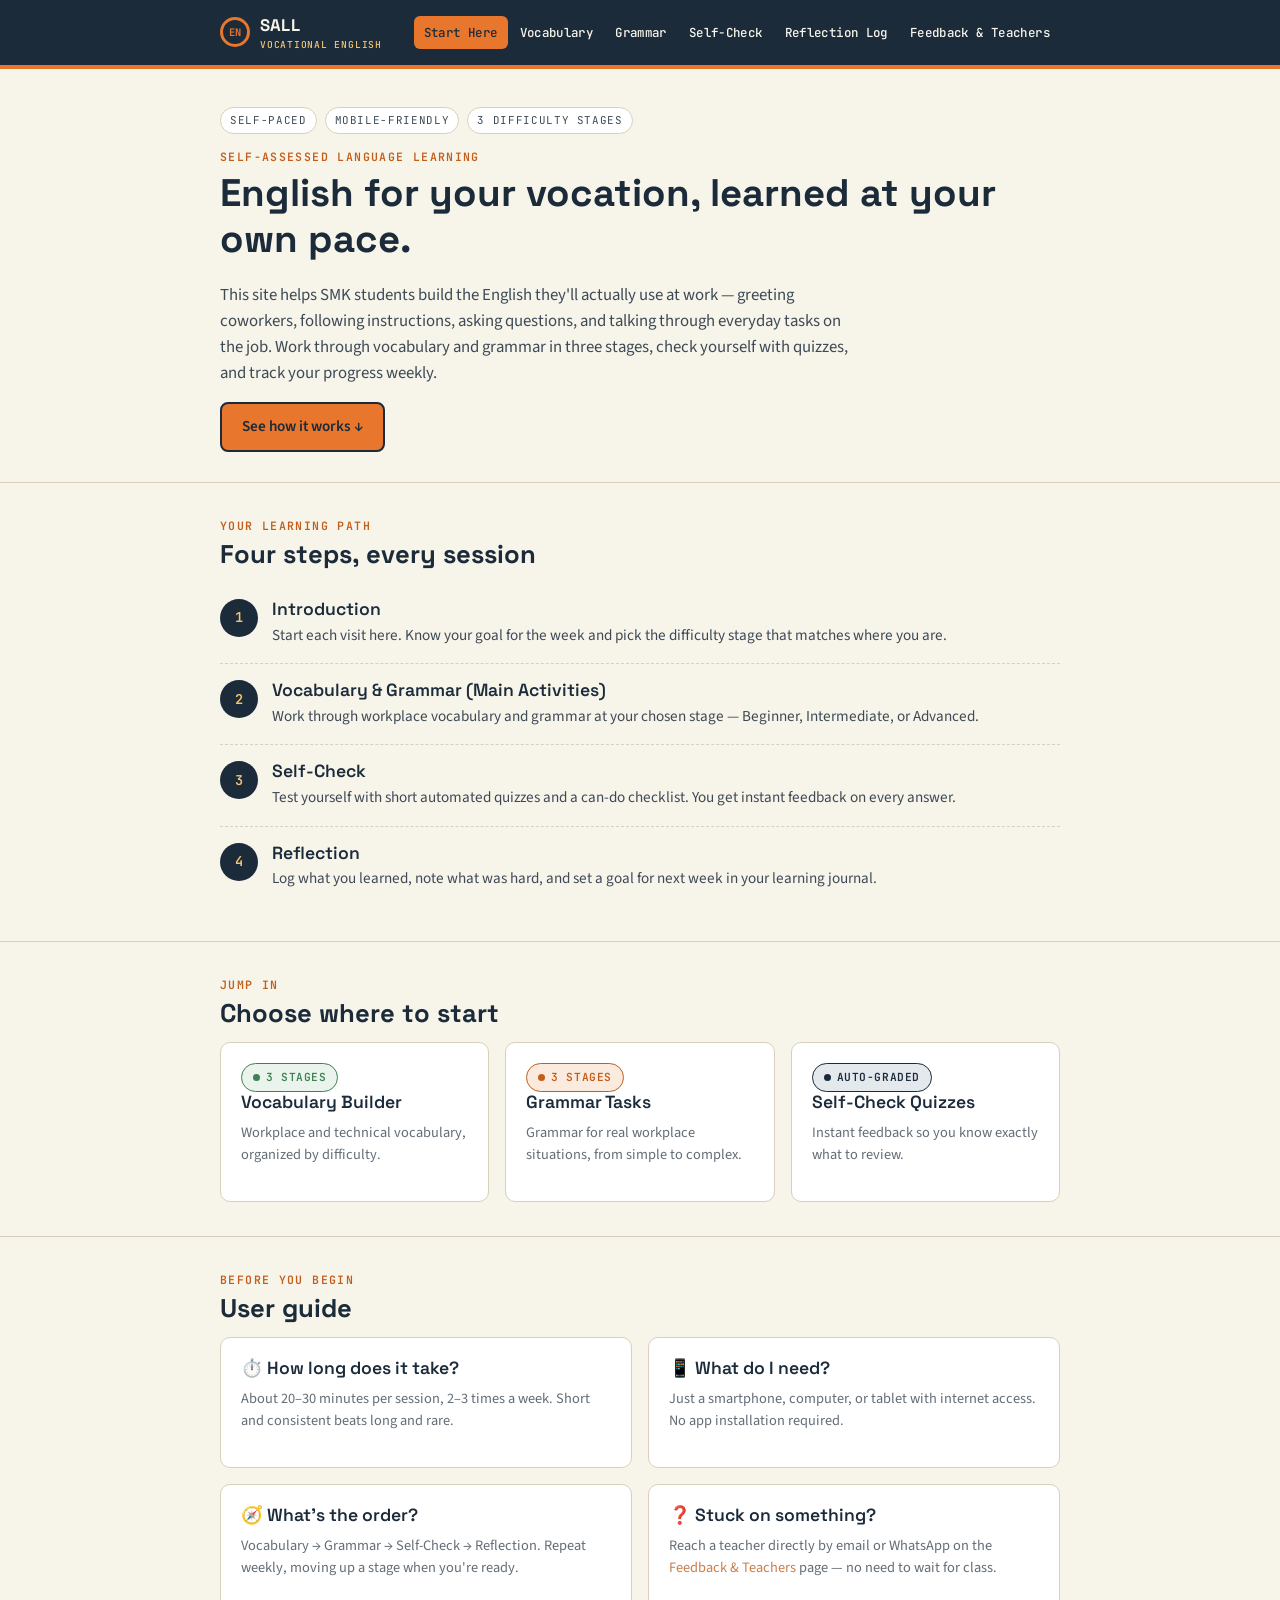
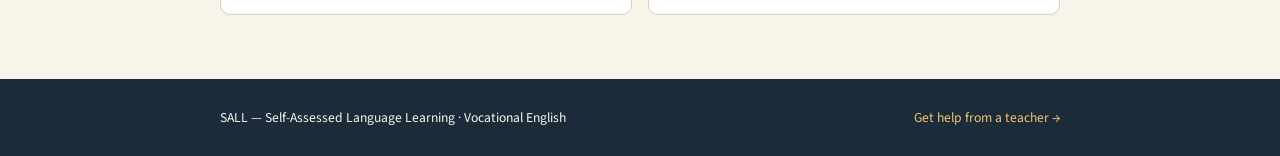
<file: index.html>
<!DOCTYPE html>
<html lang="en">
<head>
<meta charset="UTF-8">
<meta name="viewport" content="width=device-width, initial-scale=1.0">
<title>SALL · Vocational English Self-Study</title>
<meta name="description" content="Self-Assessed Language Learning for vocational English: vocabulary, grammar, self-check quizzes, and reflection — staged from beginner to advanced.">
<link rel="stylesheet" href="assets/style.css">
</head>
<body>

<a href="#main" class="skip-link">Skip to main content</a>

<header class="site-header">
  <div class="wrap">
    <a href="index.html" class="brand">
      <span class="gauge">EN</span>
      <span>SALL<br><small>Vocational English</small></span>
    </a>
    <button class="nav-toggle" aria-expanded="false" aria-label="Toggle navigation">☰ Menu</button>
    <nav class="main-nav">
      <a href="index.html" class="active">Start Here</a>
      <a href="vocabulary.html">Vocabulary</a>
      <a href="grammar.html">Grammar</a>
      <a href="self-check.html">Self-Check</a>
      <a href="reflection.html">Reflection Log</a>
      <a href="feedback.html">Feedback &amp; Teachers</a>
    </nav>
  </div>
</header>

<main id="main">

  <section class="hero">
    <div class="wrap">
      <div class="tag-row">
        <span class="chip">Self-paced</span>
        <span class="chip">Mobile-friendly</span>
        <span class="chip">3 difficulty stages</span>
      </div>
      <span class="eyebrow">Self-Assessed Language Learning</span>
      <h1>English for your vocation, learned at your own pace.</h1>
      <p class="lead">This site helps SMK students build the English they'll actually use at work — greeting coworkers, following instructions, asking questions, and talking through everyday tasks on the job. Work through vocabulary and grammar in three stages, check yourself with quizzes, and track your progress weekly.</p>
      <a href="#how-it-works" class="btn">See how it works ↓</a>
    </div>
  </section>

  <section class="section" id="how-it-works">
    <div class="wrap">
      <span class="eyebrow">Your Learning Path</span>
      <h2>Four steps, every session</h2>
      <div class="path-step">
        <div class="num">1</div>
        <div>
          <h3>Introduction</h3>
          <p>Start each visit here. Know your goal for the week and pick the difficulty stage that matches where you are.</p>
        </div>
      </div>
      <div class="path-step">
        <div class="num">2</div>
        <div>
          <h3>Vocabulary &amp; Grammar (Main Activities)</h3>
          <p>Work through workplace vocabulary and grammar at your chosen stage — Beginner, Intermediate, or Advanced.</p>
        </div>
      </div>
      <div class="path-step">
        <div class="num">3</div>
        <div>
          <h3>Self-Check</h3>
          <p>Test yourself with short automated quizzes and a can-do checklist. You get instant feedback on every answer.</p>
        </div>
      </div>
      <div class="path-step">
        <div class="num">4</div>
        <div>
          <h3>Reflection</h3>
          <p>Log what you learned, note what was hard, and set a goal for next week in your learning journal.</p>
        </div>
      </div>
    </div>
  </section>

  <section class="section">
    <div class="wrap">
      <span class="eyebrow">Jump In</span>
      <h2>Choose where to start</h2>
      <div class="grid cols-3">
        <a href="vocabulary.html" class="card linklike">
          <span class="stage-badge s1"><span class="dot"></span>3 stages</span>
          <h3>Vocabulary Builder</h3>
          <p class="muted">Workplace and technical vocabulary, organized by difficulty.</p>
        </a>
        <a href="grammar.html" class="card linklike">
          <span class="stage-badge s2"><span class="dot"></span>3 stages</span>
          <h3>Grammar Tasks</h3>
          <p class="muted">Grammar for real workplace situations, from simple to complex.</p>
        </a>
        <a href="self-check.html" class="card linklike">
          <span class="stage-badge s3"><span class="dot"></span>Auto-graded</span>
          <h3>Self-Check Quizzes</h3>
          <p class="muted">Instant feedback so you know exactly what to review.</p>
        </a>
      </div>
    </div>
  </section>

  <section class="section">
    <div class="wrap">
      <span class="eyebrow">Before You Begin</span>
      <h2>User guide</h2>
      <div class="grid cols-2">
        <div class="card">
          <h3>⏱️ How long does it take?</h3>
          <p class="muted">About 20–30 minutes per session, 2–3 times a week. Short and consistent beats long and rare.</p>
        </div>
        <div class="card">
          <h3>📱 What do I need?</h3>
          <p class="muted">Just a smartphone, computer, or tablet with internet access. No app installation required.</p>
        </div>
        <div class="card">
          <h3>🧭 What's the order?</h3>
          <p class="muted">Vocabulary → Grammar → Self-Check → Reflection. Repeat weekly, moving up a stage when you're ready.</p>
        </div>
        <div class="card">
          <h3>❓ Stuck on something?</h3>
          <p class="muted">Reach a teacher directly by email or WhatsApp on the <a href="feedback.html">Feedback &amp; Teachers</a> page — no need to wait for class.</p>
        </div>
      </div>
    </div>
  </section>

</main>

<footer class="site-footer">
  <div class="wrap">
    <span>SALL — Self-Assessed Language Learning · Vocational English</span>
    <span><a href="feedback.html">Get help from a teacher →</a></span>
  </div>
</footer>

<script src="assets/script.js"></script>
</body>
</html>
</file>
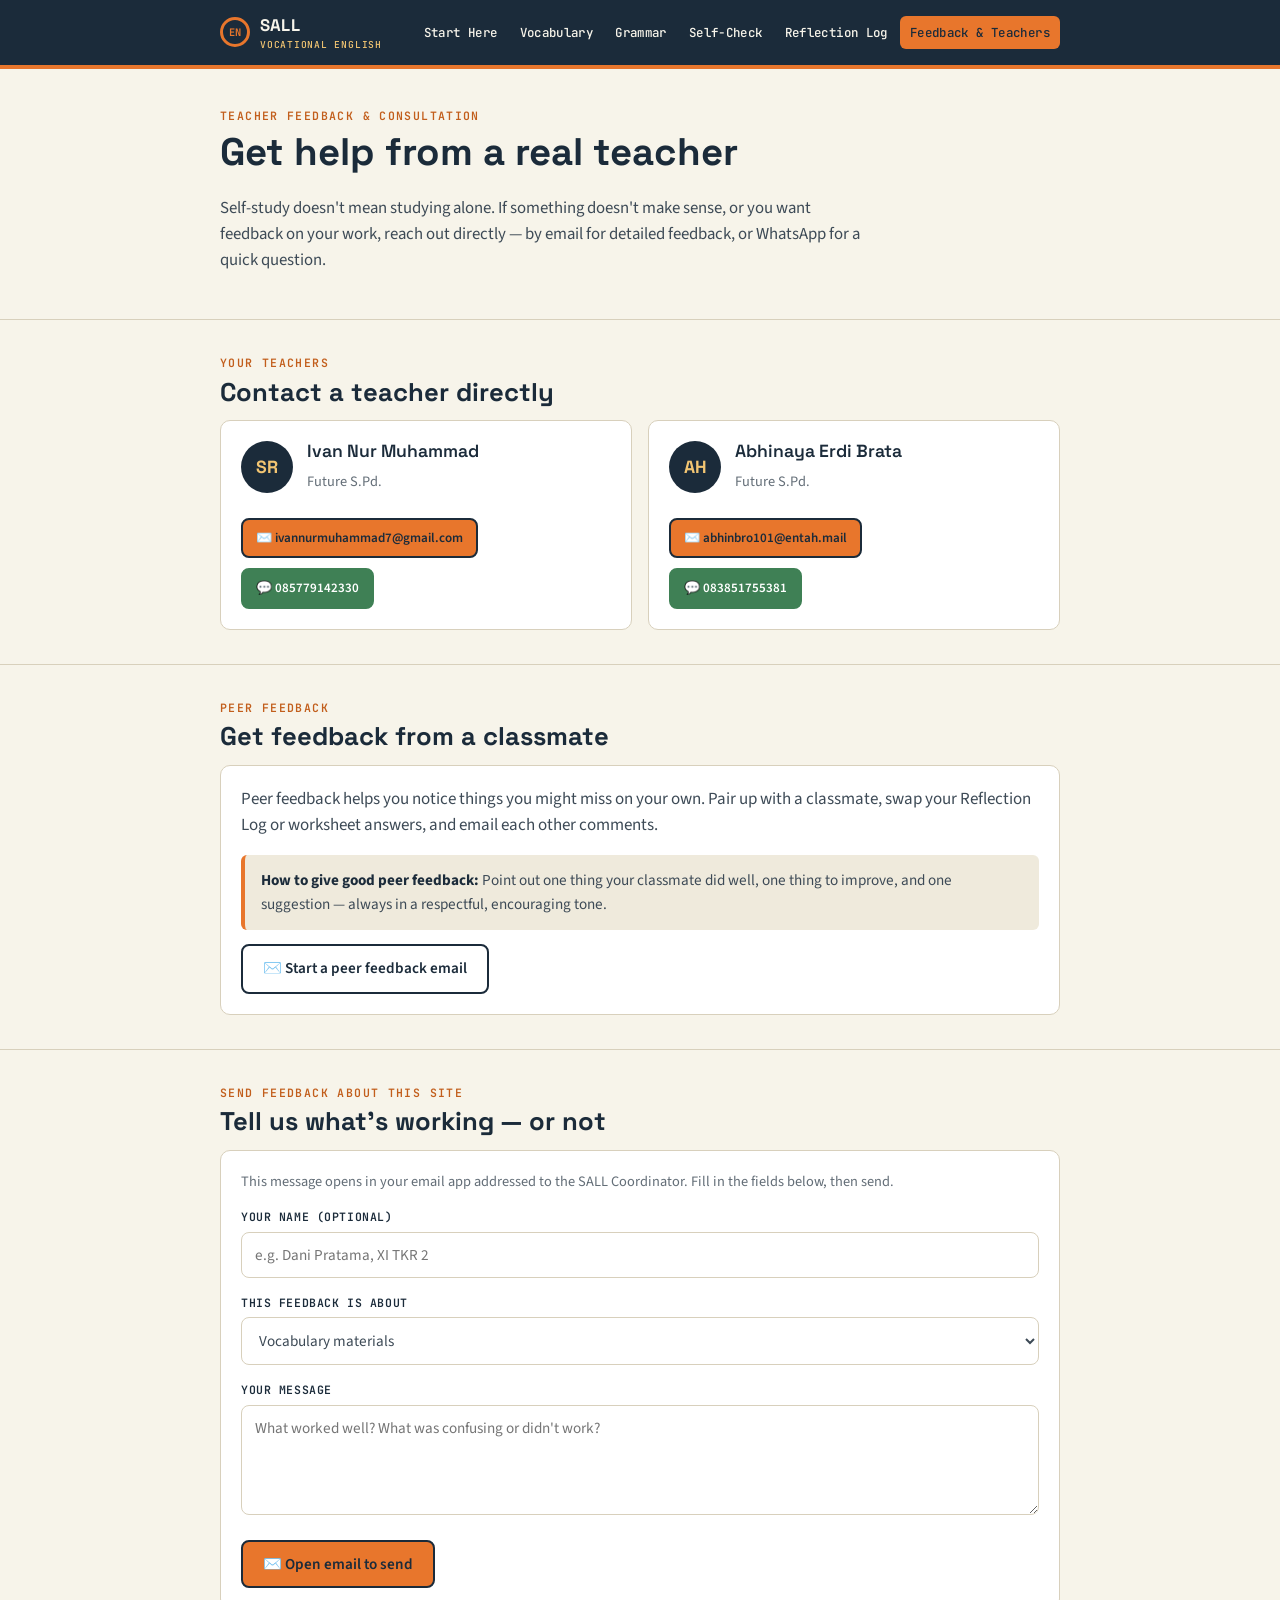
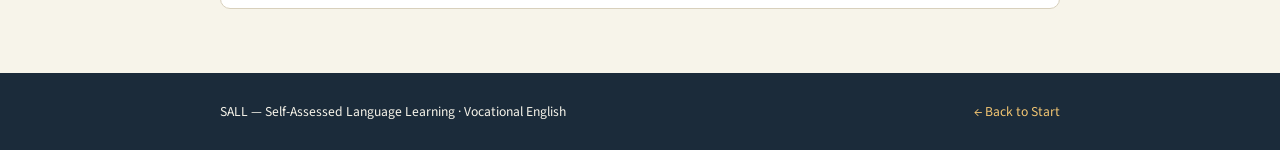
<file: feedback.html>
<!DOCTYPE html>
<html lang="en">
<head>
<meta charset="UTF-8">
<meta name="viewport" content="width=device-width, initial-scale=1.0">
<title>Feedback &amp; Teachers · SALL</title>
<meta name="description" content="Reach your teachers directly by email or WhatsApp for feedback and help with vocational English self-study.">
<link rel="stylesheet" href="assets/style.css">
</head>
<body>

<a href="#main" class="skip-link">Skip to main content</a>

<header class="site-header">
  <div class="wrap">
    <a href="index.html" class="brand">
      <span class="gauge">EN</span>
      <span>SALL<br><small>Vocational English</small></span>
    </a>
    <button class="nav-toggle" aria-expanded="false" aria-label="Toggle navigation">☰ Menu</button>
    <nav class="main-nav">
      <a href="index.html">Start Here</a>
      <a href="vocabulary.html">Vocabulary</a>
      <a href="grammar.html">Grammar</a>
      <a href="self-check.html">Self-Check</a>
      <a href="reflection.html">Reflection Log</a>
      <a href="feedback.html" class="active">Feedback &amp; Teachers</a>
    </nav>
  </div>
</header>

<main id="main">

  <section class="hero">
    <div class="wrap">
      <span class="eyebrow">Teacher Feedback &amp; Consultation</span>
      <h1>Get help from a real teacher</h1>
      <p class="lead">Self-study doesn't mean studying alone. If something doesn't make sense, or you want feedback on your work, reach out directly — by email for detailed feedback, or WhatsApp for a quick question.</p>
    </div>
  </section>

  <section class="section">
    <div class="wrap">
      <span class="eyebrow">Your Teachers</span>
      <h2>Contact a teacher directly</h2>
      <div class="grid cols-2">

        <div class="card">
          <div class="teacher-card">
            <div class="teacher-avatar">SR</div>
            <div>
              <h3>Ivan Nur Muhammad</h3>
              <p class="muted">Future S.Pd.</p>
            </div>
          </div>
          <div class="contact-row">
            <a class="btn" href="mailto:ivannurmuhammad7@gmail.com.id?subject=SALL%20Feedback%20Request">✉️ ivannurmuhammad7@gmail.com</a>
          </div>
          <div class="contact-row">
            <a class="btn btn-green" href="https://wa.me/6285779142330?text=Hello%20Bu%20Sri%2C%20I%20have%20a%20question%20about%20the%20SALL%20vocational%20English%20materials." target="_blank" rel="noopener">💬 085779142330</a>
          </div>
        </div>

        <div class="card">
          <div class="teacher-card">
            <div class="teacher-avatar">AH</div>
            <div>
              <h3>Abhinaya Erdi Brata</h3>
              <p class="muted">Future S.Pd.</p>
            </div>
          </div>
          <div class="contact-row">
            <a class="btn" href="mailto:abhinbro101@entah.mail.id?subject=SALL%20Feedback%20Request">✉️ abhinbro101@entah.mail</a>
          </div>
          <div class="contact-row">
            <a class="btn btn-green" href="https://wa.me/6283851755381?text=Hello%20Pak%20Ahmad%2C%20I%20have%20a%20question%20about%20the%20SALL%20vocational%20English%20materials." target="_blank" rel="noopener">💬 083851755381</a>
          </div>
        </div>

        

        

      </div>
      
    </div>
  </section>

  <section class="section">
    <div class="wrap">
      <span class="eyebrow">Peer Feedback</span>
      <h2>Get feedback from a classmate</h2>
      <div class="card">
        <p>Peer feedback helps you notice things you might miss on your own. Pair up with a classmate, swap your Reflection Log or worksheet answers, and email each other comments.</p>
        <div class="rule-box">
          <strong>How to give good peer feedback:</strong> Point out one thing your classmate did well, one thing to improve, and one suggestion — always in a respectful, encouraging tone.
        </div>
        <a class="btn btn-outline" href="mailto:?subject=Peer%20Feedback%20on%20My%20SALL%20Work&body=Hi%2C%0A%0AHere%20is%20my%20work%20for%20you%20to%20review%3A%0A%0A%5Bpaste%20your%20vocabulary%2Fgrammar%20answers%20or%20reflection%20here%5D%0A%0AThanks!">✉️ Start a peer feedback email</a>
      </div>
    </div>
  </section>

  <section class="section">
    <div class="wrap">
      <span class="eyebrow">Send Feedback About This Site</span>
      <h2>Tell us what's working — or not</h2>
      <div class="card">
        <p class="muted">This message opens in your email app addressed to the SALL Coordinator. Fill in the fields below, then send.</p>
        <form id="siteFeedbackForm">
          <div class="field">
            <label class="field-label" for="fbName">Your name (optional)</label>
            <input type="text" id="fbName" placeholder="e.g. Dani Pratama, XI TKR 2">
          </div>
          <div class="field">
            <label class="field-label" for="fbTopic">This feedback is about</label>
            <select id="fbTopic">
              <option>Vocabulary materials</option>
              <option>Grammar materials</option>
              <option>Self-check quizzes</option>
              <option>Reflection log</option>
              <option>Something else on the site</option>
            </select>
          </div>
          <div class="field">
            <label class="field-label" for="fbMessage">Your message</label>
            <textarea id="fbMessage" placeholder="What worked well? What was confusing or didn't work?"></textarea>
          </div>
          <button type="button" class="btn" id="sendFeedbackBtn">✉️ Open email to send</button>
        </form>
      </div>
    </div>
  </section>

</main>

<footer class="site-footer">
  <div class="wrap">
    <span>SALL — Self-Assessed Language Learning · Vocational English</span>
    <span><a href="index.html">← Back to Start</a></span>
  </div>
</footer>

<script src="assets/script.js"></script>
<script>
document.getElementById('sendFeedbackBtn').addEventListener('click', function(){
  var name = document.getElementById('fbName').value.trim() || 'A student';
  var topic = document.getElementById('fbTopic').value;
  var message = document.getElementById('fbMessage').value.trim() || '(no message written)';
  var subject = encodeURIComponent('SALL Site Feedback: ' + topic);
  var body = encodeURIComponent('Name: ' + name + '\nTopic: ' + topic + '\n\nMessage:\n' + message);
  window.location.href = 'mailto:sall.coordinator@smkguru.sch.id?subject=' + subject + '&body=' + body;
});
</script>
</body>
</html>
</file>
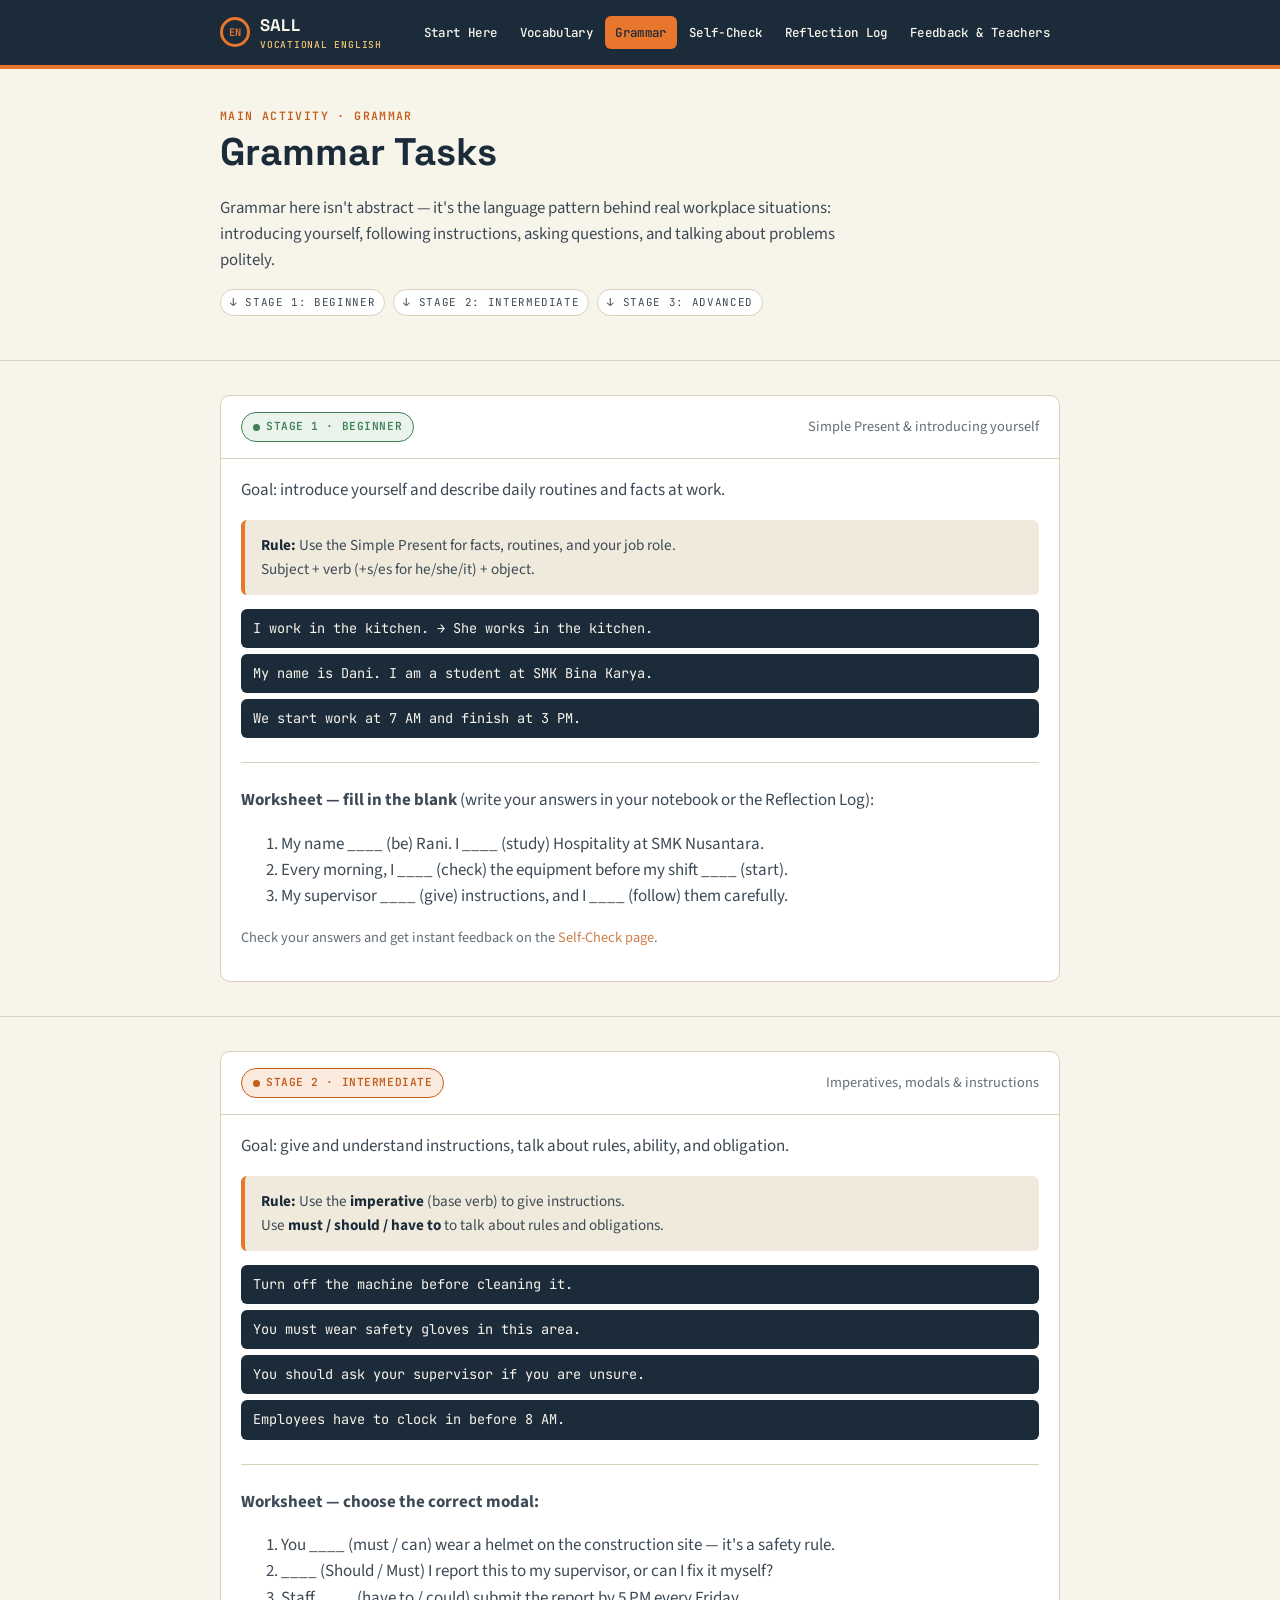
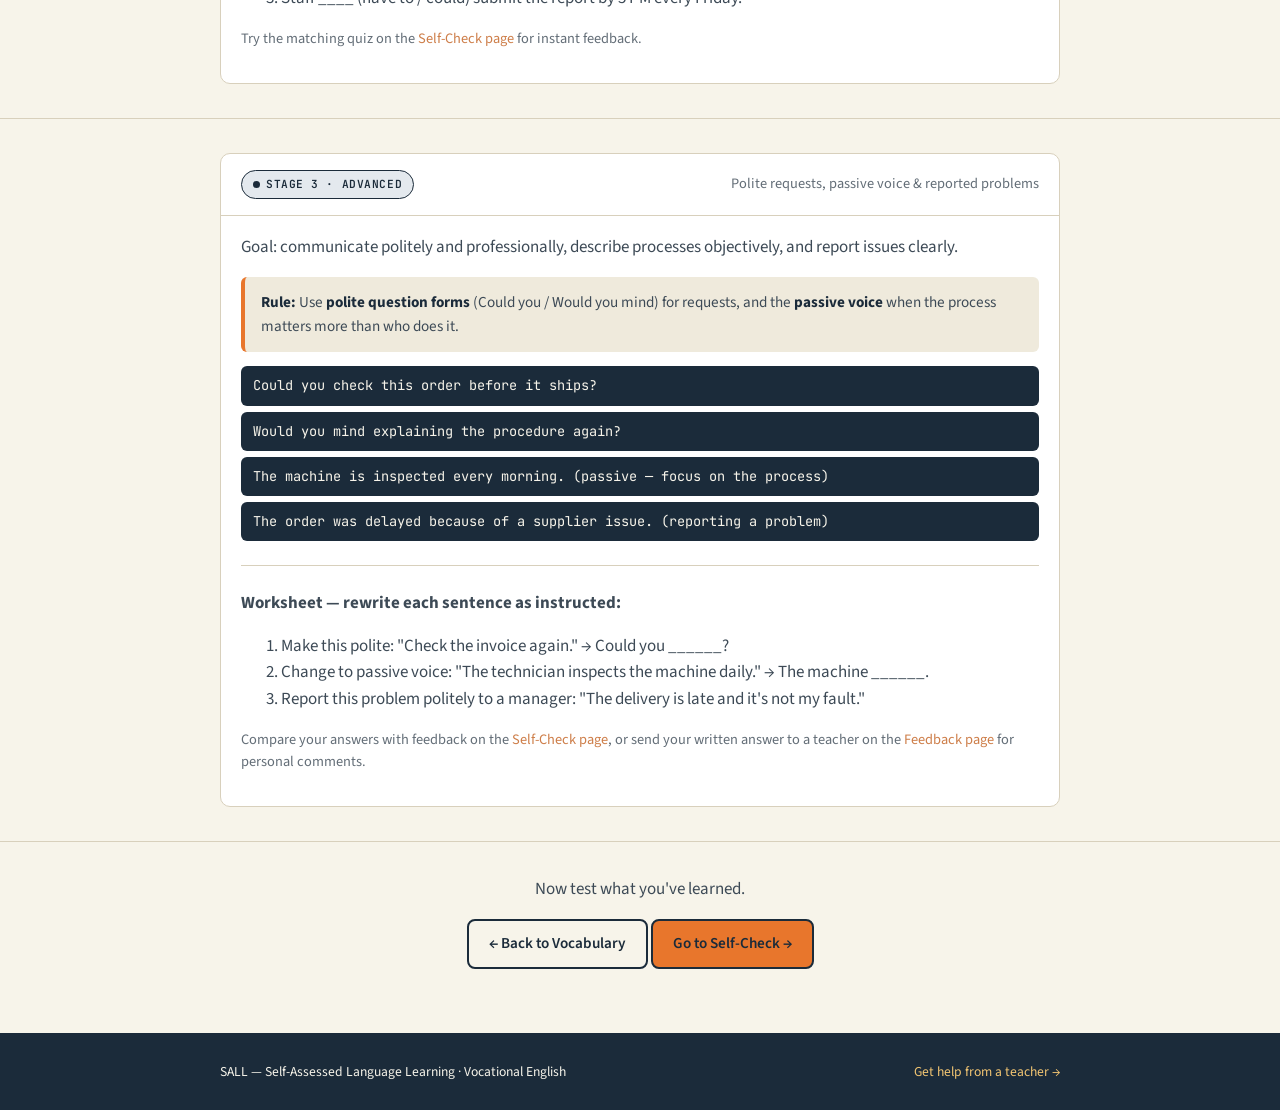
<file: grammar.html>
<!DOCTYPE html>
<html lang="en">
<head>
<meta charset="UTF-8">
<meta name="viewport" content="width=device-width, initial-scale=1.0">
<title>Grammar Tasks · SALL</title>
<meta name="description" content="Grammar for workplace English, staged from beginner to advanced.">
<link rel="stylesheet" href="assets/style.css">
</head>
<body>

<a href="#main" class="skip-link">Skip to main content</a>

<header class="site-header">
  <div class="wrap">
    <a href="index.html" class="brand">
      <span class="gauge">EN</span>
      <span>SALL<br><small>Vocational English</small></span>
    </a>
    <button class="nav-toggle" aria-expanded="false" aria-label="Toggle navigation">☰ Menu</button>
    <nav class="main-nav">
      <a href="index.html">Start Here</a>
      <a href="vocabulary.html">Vocabulary</a>
      <a href="grammar.html" class="active">Grammar</a>
      <a href="self-check.html">Self-Check</a>
      <a href="reflection.html">Reflection Log</a>
      <a href="feedback.html">Feedback &amp; Teachers</a>
    </nav>
  </div>
</header>

<main id="main">

  <section class="hero">
    <div class="wrap">
      <span class="eyebrow">Main Activity · Grammar</span>
      <h1>Grammar Tasks</h1>
      <p class="lead">Grammar here isn't abstract — it's the language pattern behind real workplace situations: introducing yourself, following instructions, asking questions, and talking about problems politely.</p>
      <div class="tag-row">
        <a href="#stage1" class="chip">↓ Stage 1: Beginner</a>
        <a href="#stage2" class="chip">↓ Stage 2: Intermediate</a>
        <a href="#stage3" class="chip">↓ Stage 3: Advanced</a>
      </div>
    </div>
  </section>

  <!-- STAGE 1 -->
  <section class="section" id="stage1">
    <div class="wrap">
      <div class="stage-card">
        <div class="stage-head">
          <span class="stage-badge s1"><span class="dot"></span>Stage 1 · Beginner</span>
          <span class="muted">Simple Present &amp; introducing yourself</span>
        </div>
        <div class="stage-body">
          <p>Goal: introduce yourself and describe daily routines and facts at work.</p>

          <div class="rule-box">
            <strong>Rule:</strong> Use the Simple Present for facts, routines, and your job role.<br>
            Subject + verb (+s/es for he/she/it) + object.
          </div>
          <div class="example-line">I work in the kitchen. → She works in the kitchen.</div>
          <div class="example-line">My name is Dani. I am a student at SMK Bina Karya.</div>
          <div class="example-line">We start work at 7 AM and finish at 3 PM.</div>

          <hr class="divider">
          <p><strong>Worksheet — fill in the blank</strong> (write your answers in your notebook or the Reflection Log):</p>
          <ol>
            <li>My name ____ (be) Rani. I ____ (study) Hospitality at SMK Nusantara.</li>
            <li>Every morning, I ____ (check) the equipment before my shift ____ (start).</li>
            <li>My supervisor ____ (give) instructions, and I ____ (follow) them carefully.</li>
          </ol>
          <p class="muted">Check your answers and get instant feedback on the <a href="self-check.html">Self-Check page</a>.</p>
        </div>
      </div>
    </div>
  </section>

  <!-- STAGE 2 -->
  <section class="section" id="stage2">
    <div class="wrap">
      <div class="stage-card">
        <div class="stage-head">
          <span class="stage-badge s2"><span class="dot"></span>Stage 2 · Intermediate</span>
          <span class="muted">Imperatives, modals &amp; instructions</span>
        </div>
        <div class="stage-body">
          <p>Goal: give and understand instructions, talk about rules, ability, and obligation.</p>

          <div class="rule-box">
            <strong>Rule:</strong> Use the <strong>imperative</strong> (base verb) to give instructions.<br>
            Use <strong>must / should / have to</strong> to talk about rules and obligations.
          </div>
          <div class="example-line">Turn off the machine before cleaning it.</div>
          <div class="example-line">You must wear safety gloves in this area.</div>
          <div class="example-line">You should ask your supervisor if you are unsure.</div>
          <div class="example-line">Employees have to clock in before 8 AM.</div>

          <hr class="divider">
          <p><strong>Worksheet — choose the correct modal:</strong></p>
          <ol>
            <li>You ____ (must / can) wear a helmet on the construction site — it's a safety rule.</li>
            <li>____ (Should / Must) I report this to my supervisor, or can I fix it myself?</li>
            <li>Staff ____ (have to / could) submit the report by 5 PM every Friday.</li>
          </ol>
          <p class="muted">Try the matching quiz on the <a href="self-check.html">Self-Check page</a> for instant feedback.</p>
        </div>
      </div>
    </div>
  </section>

  <!-- STAGE 3 -->
  <section class="section" id="stage3">
    <div class="wrap">
      <div class="stage-card">
        <div class="stage-head">
          <span class="stage-badge s3"><span class="dot"></span>Stage 3 · Advanced</span>
          <span class="muted">Polite requests, passive voice &amp; reported problems</span>
        </div>
        <div class="stage-body">
          <p>Goal: communicate politely and professionally, describe processes objectively, and report issues clearly.</p>

          <div class="rule-box">
            <strong>Rule:</strong> Use <strong>polite question forms</strong> (Could you / Would you mind) for requests, and the <strong>passive voice</strong> when the process matters more than who does it.
          </div>
          <div class="example-line">Could you check this order before it ships?</div>
          <div class="example-line">Would you mind explaining the procedure again?</div>
          <div class="example-line">The machine is inspected every morning. (passive — focus on the process)</div>
          <div class="example-line">The order was delayed because of a supplier issue. (reporting a problem)</div>

          <hr class="divider">
          <p><strong>Worksheet — rewrite each sentence as instructed:</strong></p>
          <ol>
            <li>Make this polite: "Check the invoice again." → Could you ______?</li>
            <li>Change to passive voice: "The technician inspects the machine daily." → The machine ______.</li>
            <li>Report this problem politely to a manager: "The delivery is late and it's not my fault."</li>
          </ol>
          <p class="muted">Compare your answers with feedback on the <a href="self-check.html">Self-Check page</a>, or send your written answer to a teacher on the <a href="feedback.html">Feedback page</a> for personal comments.</p>
        </div>
      </div>
    </div>
  </section>

  <section class="section">
    <div class="wrap center">
      <p>Now test what you've learned.</p>
      <a href="vocabulary.html" class="btn btn-outline">← Back to Vocabulary</a>
      <a href="self-check.html" class="btn">Go to Self-Check →</a>
    </div>
  </section>

</main>

<footer class="site-footer">
  <div class="wrap">
    <span>SALL — Self-Assessed Language Learning · Vocational English</span>
    <span><a href="feedback.html">Get help from a teacher →</a></span>
  </div>
</footer>

<script src="assets/script.js"></script>
</body>
</html>
</file>
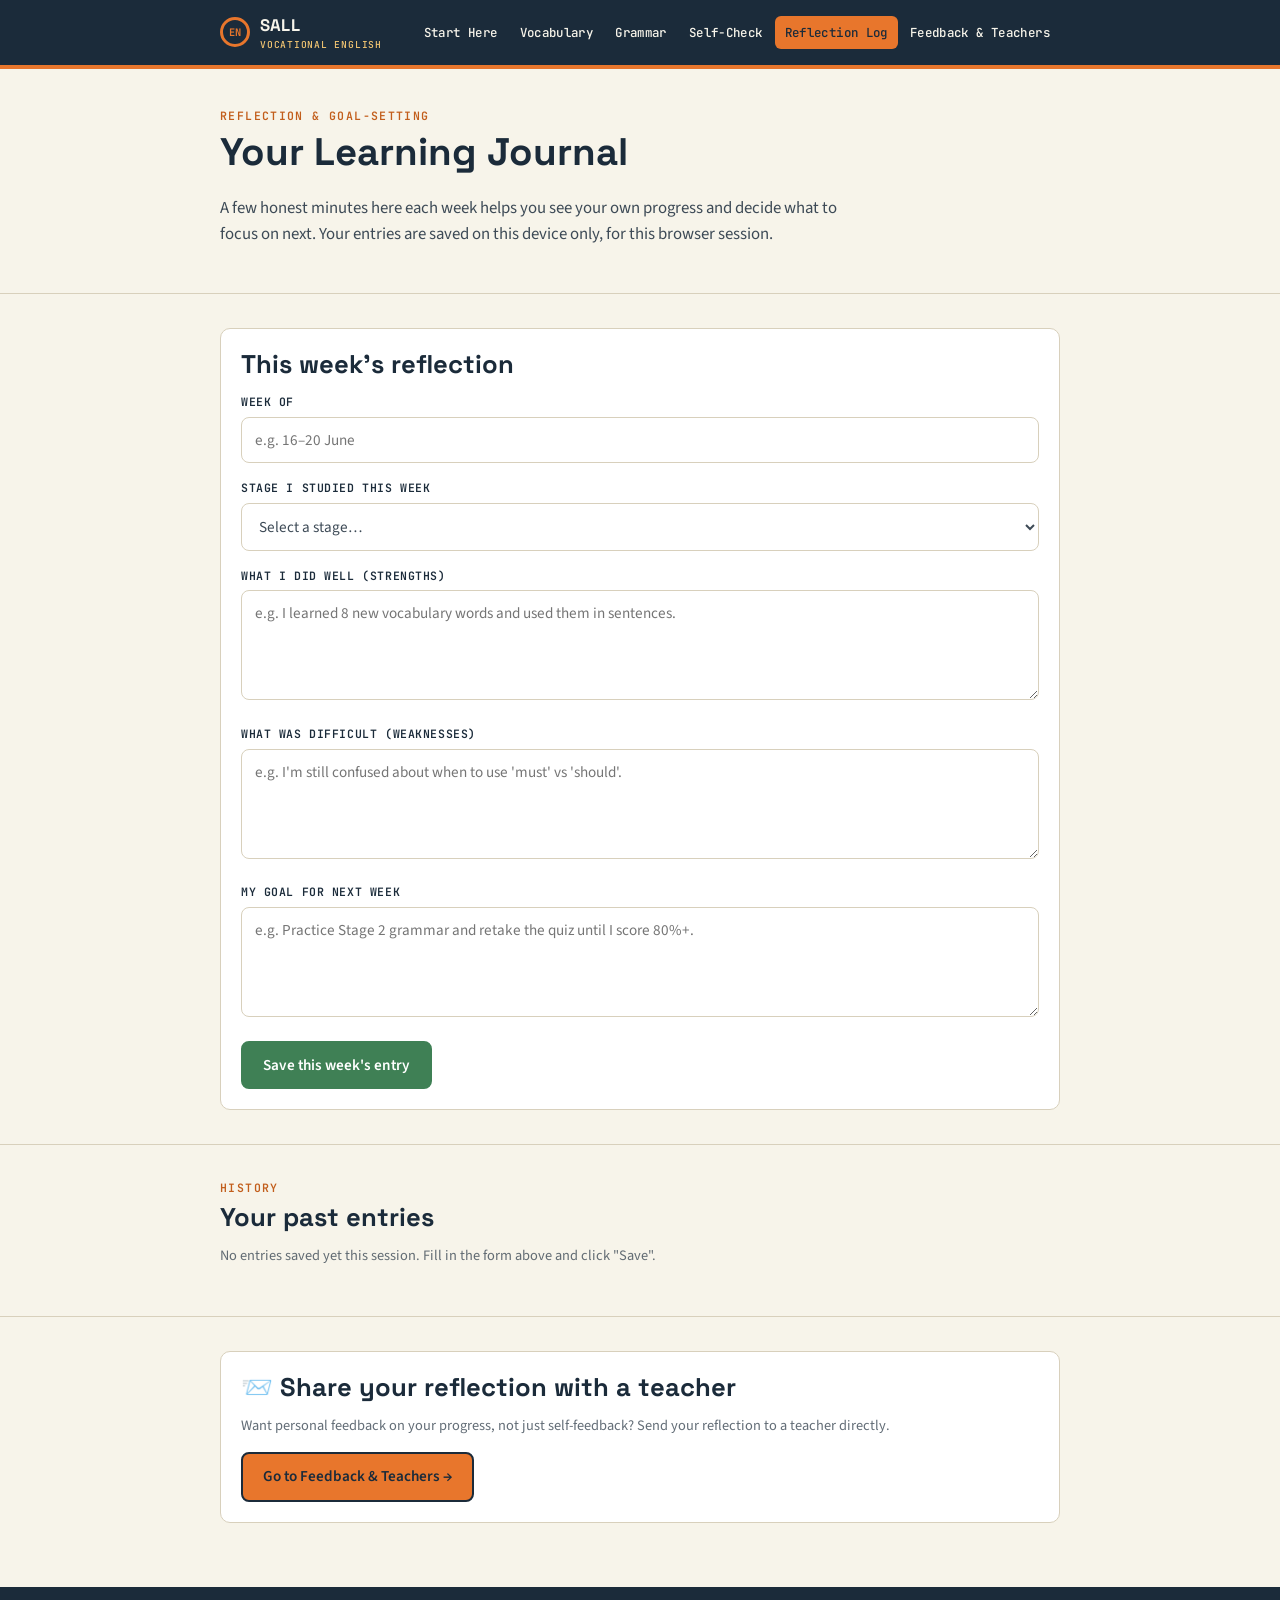
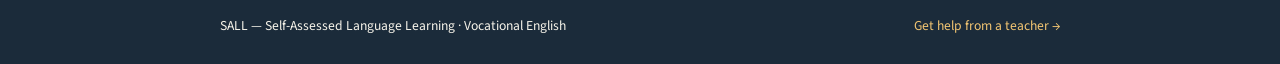
<file: reflection.html>
<!DOCTYPE html>
<html lang="en">
<head>
<meta charset="UTF-8">
<meta name="viewport" content="width=device-width, initial-scale=1.0">
<title>Reflection Log · SALL</title>
<meta name="description" content="Weekly reflection journal for tracking your vocational English learning progress.">
<link rel="stylesheet" href="assets/style.css">
</head>
<body>

<a href="#main" class="skip-link">Skip to main content</a>

<header class="site-header">
  <div class="wrap">
    <a href="index.html" class="brand">
      <span class="gauge">EN</span>
      <span>SALL<br><small>Vocational English</small></span>
    </a>
    <button class="nav-toggle" aria-expanded="false" aria-label="Toggle navigation">☰ Menu</button>
    <nav class="main-nav">
      <a href="index.html">Start Here</a>
      <a href="vocabulary.html">Vocabulary</a>
      <a href="grammar.html">Grammar</a>
      <a href="self-check.html">Self-Check</a>
      <a href="reflection.html" class="active">Reflection Log</a>
      <a href="feedback.html">Feedback &amp; Teachers</a>
    </nav>
  </div>
</header>

<main id="main">

  <section class="hero">
    <div class="wrap">
      <span class="eyebrow">Reflection &amp; Goal-Setting</span>
      <h1>Your Learning Journal</h1>
      <p class="lead">A few honest minutes here each week helps you see your own progress and decide what to focus on next. Your entries are saved on this device only, for this browser session.</p>
    </div>
  </section>

  <section class="section">
    <div class="wrap">
      <div class="card">
        <h2 class="mt-0">This week's reflection</h2>
        <form id="reflectionForm">
          <div class="field">
            <label class="field-label" for="weekOf">Week of</label>
            <input type="text" id="weekOf" placeholder="e.g. 16–20 June">
          </div>

          <div class="field">
            <label class="field-label" for="stage">Stage I studied this week</label>
            <select id="stage">
              <option value="">Select a stage…</option>
              <option>Stage 1 – Beginner</option>
              <option>Stage 2 – Intermediate</option>
              <option>Stage 3 – Advanced</option>
            </select>
          </div>

          <div class="field">
            <label class="field-label" for="strengths">What I did well (strengths)</label>
            <textarea id="strengths" placeholder="e.g. I learned 8 new vocabulary words and used them in sentences."></textarea>
          </div>

          <div class="field">
            <label class="field-label" for="weaknesses">What was difficult (weaknesses)</label>
            <textarea id="weaknesses" placeholder="e.g. I'm still confused about when to use 'must' vs 'should'."></textarea>
          </div>

          <div class="field">
            <label class="field-label" for="target">My goal for next week</label>
            <textarea id="target" placeholder="e.g. Practice Stage 2 grammar and retake the quiz until I score 80%+."></textarea>
          </div>

          <button type="button" class="btn btn-green" id="saveEntry">Save this week's entry</button>
          <span class="muted" id="saveMsg" style="margin-left:10px;"></span>
        </form>
      </div>
    </div>
  </section>

  <section class="section">
    <div class="wrap">
      <span class="eyebrow">History</span>
      <h2>Your past entries</h2>
      <div id="entryList"></div>
      <p class="muted" id="noEntries">No entries saved yet this session. Fill in the form above and click "Save".</p>
    </div>
  </section>

  <section class="section">
    <div class="wrap">
      <div class="card">
        <h2 class="mt-0">📨 Share your reflection with a teacher</h2>
        <p class="muted">Want personal feedback on your progress, not just self-feedback? Send your reflection to a teacher directly.</p>
        <a href="feedback.html" class="btn">Go to Feedback &amp; Teachers →</a>
      </div>
    </div>
  </section>

</main>

<footer class="site-footer">
  <div class="wrap">
    <span>SALL — Self-Assessed Language Learning · Vocational English</span>
    <span><a href="feedback.html">Get help from a teacher →</a></span>
  </div>
</footer>

<script src="assets/script.js"></script>
<script>
document.addEventListener('DOMContentLoaded', function(){
  var STORAGE_KEY = 'sall-reflection-entries';

  function loadEntries(){
    try{ return JSON.parse(sessionStorage.getItem(STORAGE_KEY) || '[]'); }
    catch(e){ return []; }
  }
  function saveEntries(entries){
    try{ sessionStorage.setItem(STORAGE_KEY, JSON.stringify(entries)); }catch(e){}
  }
  function renderEntries(){
    var entries = loadEntries();
    var list = document.getElementById('entryList');
    var none = document.getElementById('noEntries');
    list.innerHTML = '';
    if(entries.length === 0){
      none.style.display = 'block';
      return;
    }
    none.style.display = 'none';
    entries.slice().reverse().forEach(function(e){
      var card = document.createElement('div');
      card.className = 'card';
      card.style.marginBottom = '14px';
      card.innerHTML =
        '<div class="tag-row"><span class="chip">' + (e.weekOf || 'Week not specified') + '</span>' +
        (e.stage ? '<span class="chip">' + e.stage + '</span>' : '') + '</div>' +
        '<p><strong>Strengths:</strong> ' + (e.strengths || '—') + '</p>' +
        '<p><strong>Difficulties:</strong> ' + (e.weaknesses || '—') + '</p>' +
        '<p><strong>Next goal:</strong> ' + (e.target || '—') + '</p>';
      list.appendChild(card);
    });
  }

  function escapeHTML(s){
    var div = document.createElement('div');
    div.textContent = s;
    return div.innerHTML;
  }

  document.getElementById('saveEntry').addEventListener('click', function(){
    var entry = {
      weekOf: escapeHTML(document.getElementById('weekOf').value.trim()),
      stage: escapeHTML(document.getElementById('stage').value),
      strengths: escapeHTML(document.getElementById('strengths').value.trim()),
      weaknesses: escapeHTML(document.getElementById('weaknesses').value.trim()),
      target: escapeHTML(document.getElementById('target').value.trim())
    };
    if(!entry.strengths && !entry.weaknesses && !entry.target){
      document.getElementById('saveMsg').textContent = 'Write at least one reflection before saving.';
      return;
    }
    var entries = loadEntries();
    entries.push(entry);
    saveEntries(entries);
    document.getElementById('saveMsg').textContent = '✓ Saved!';
    document.getElementById('reflectionForm').reset();
    renderEntries();
    setTimeout(function(){ document.getElementById('saveMsg').textContent = ''; }, 3000);
  });

  renderEntries();
});
</script>
</body>
</html>
</file>
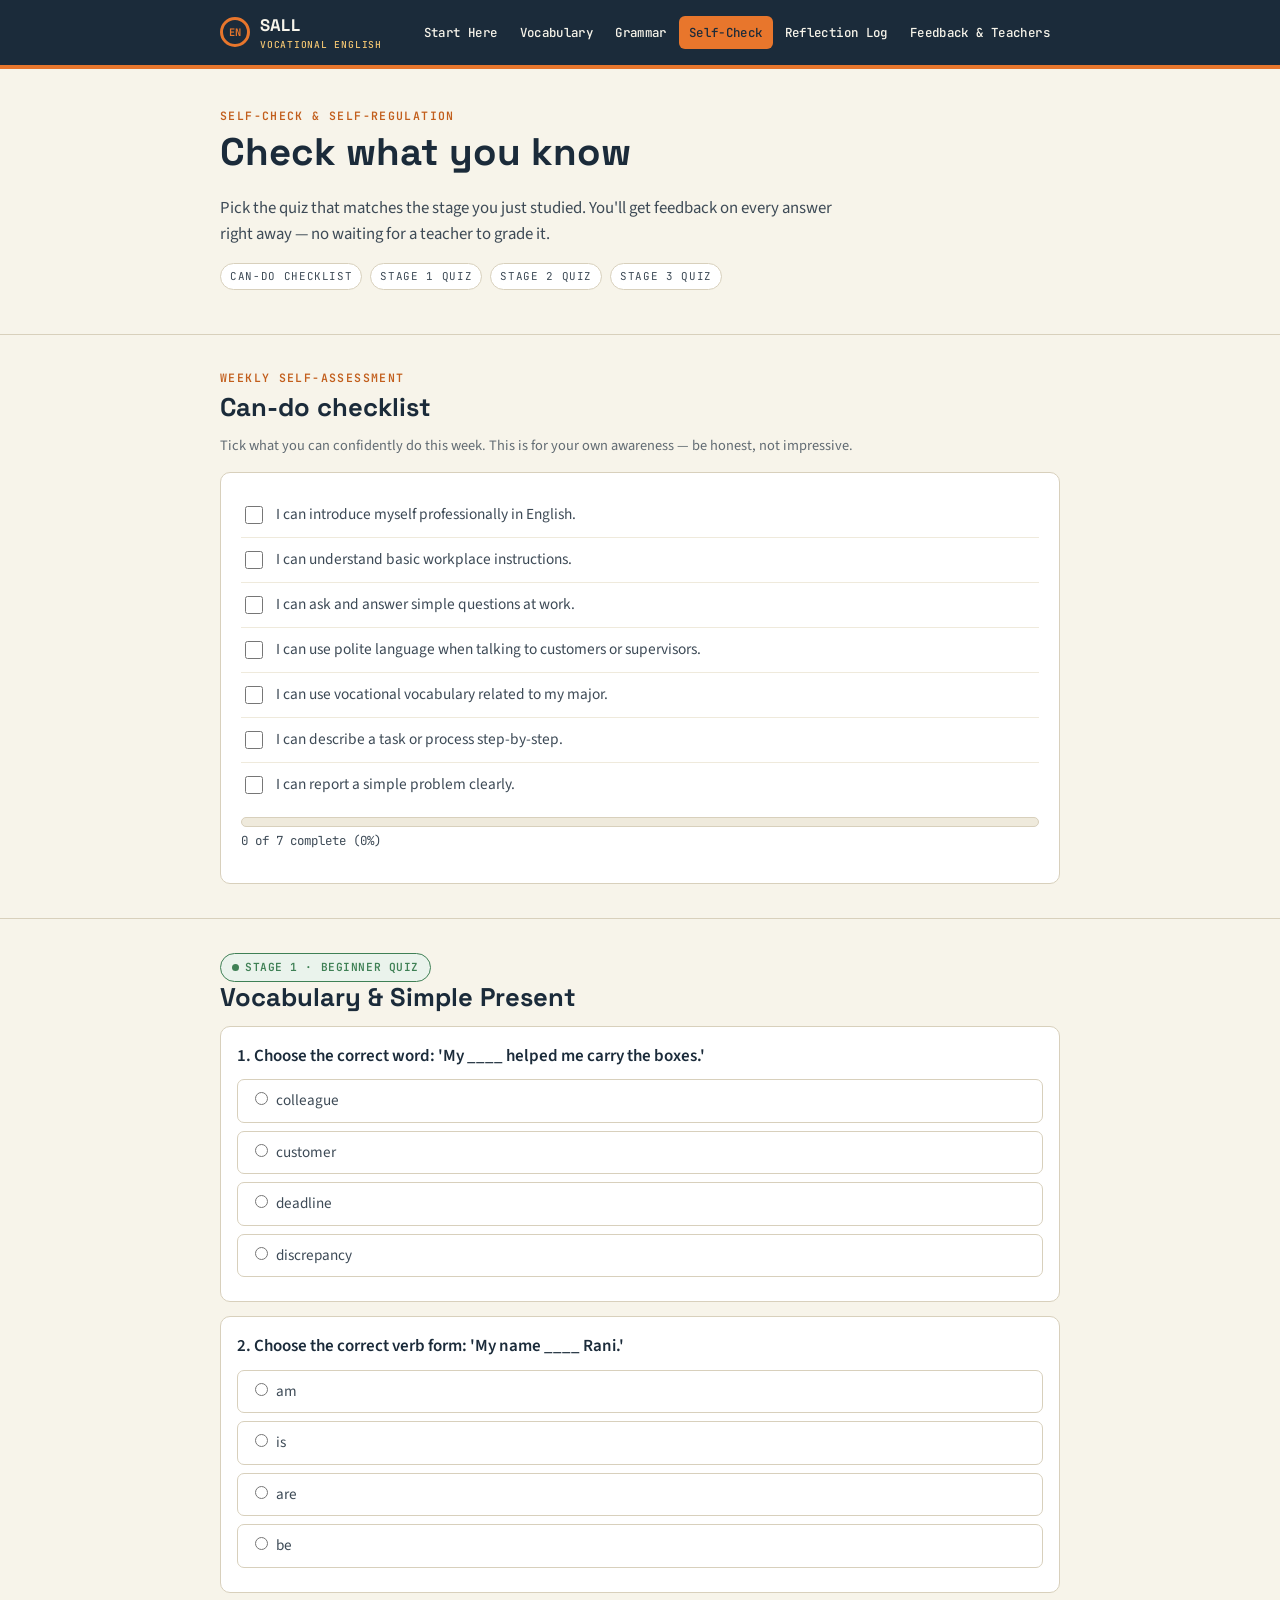
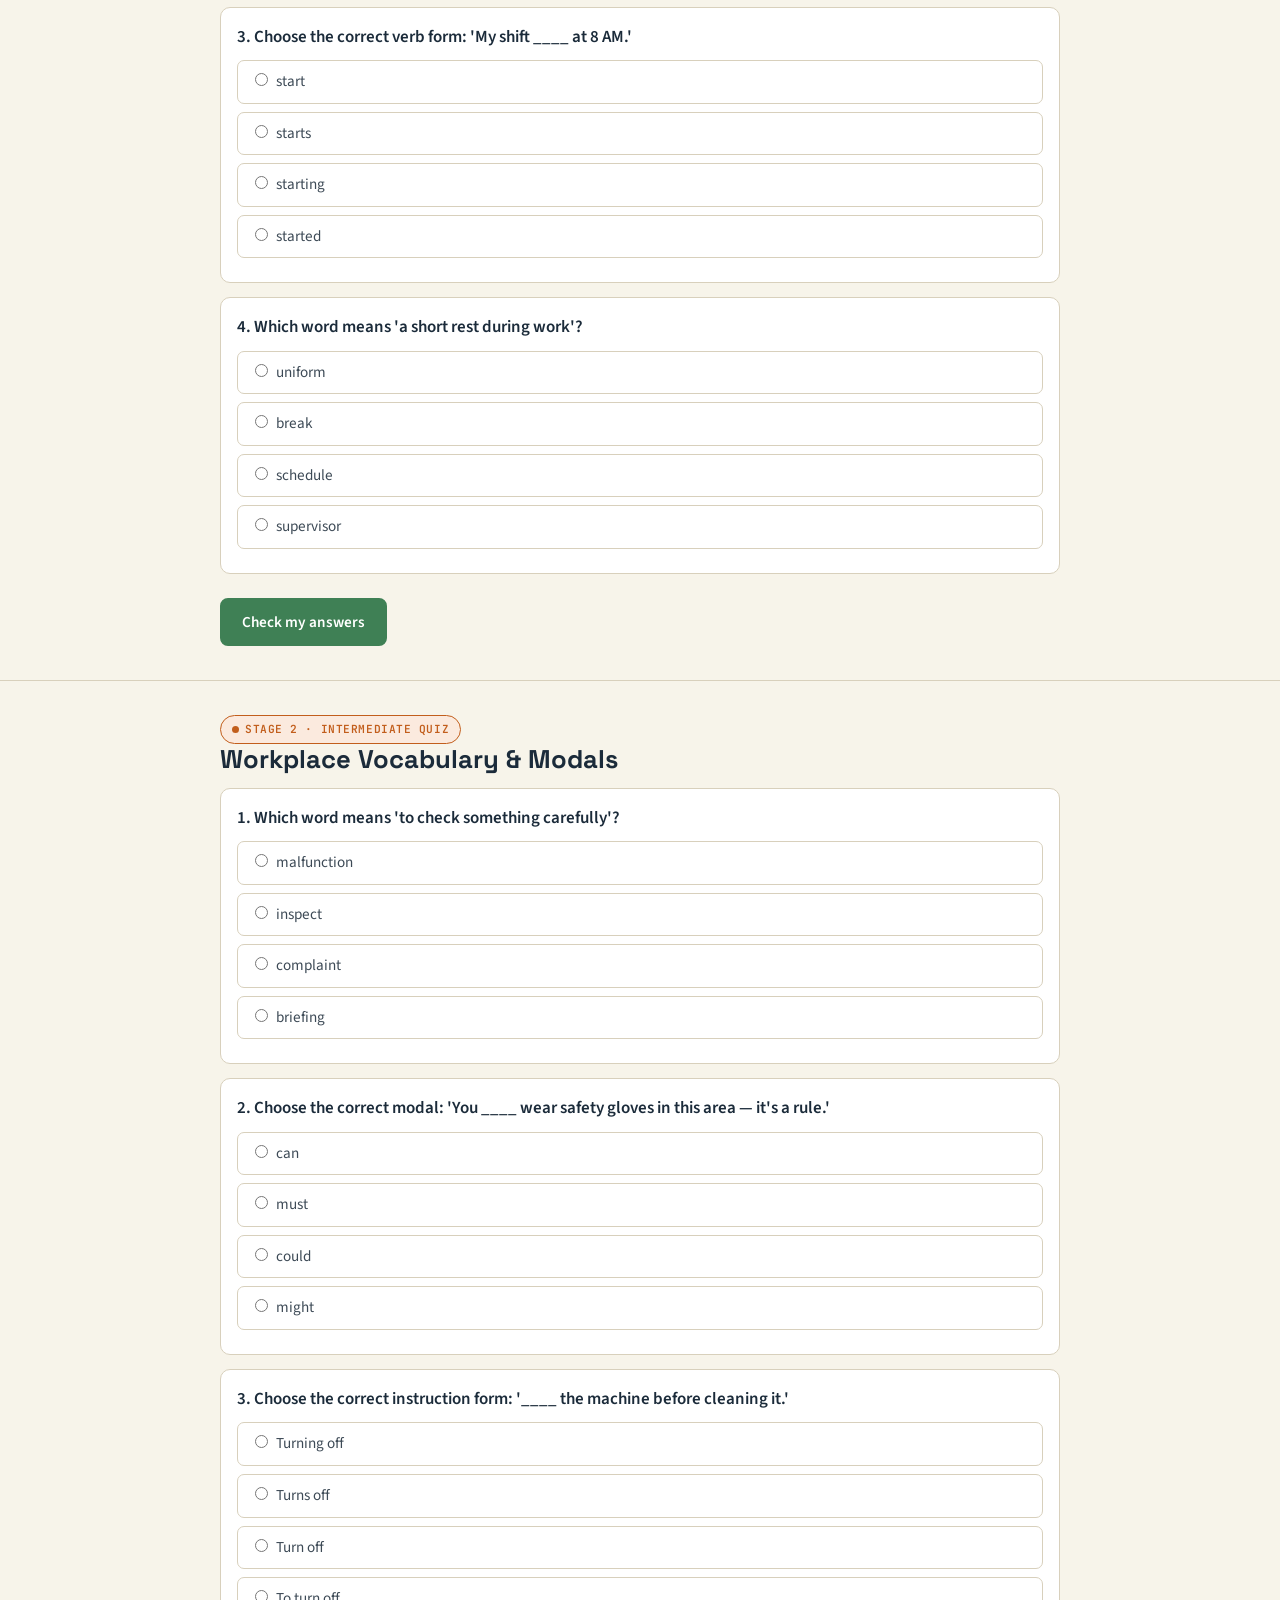
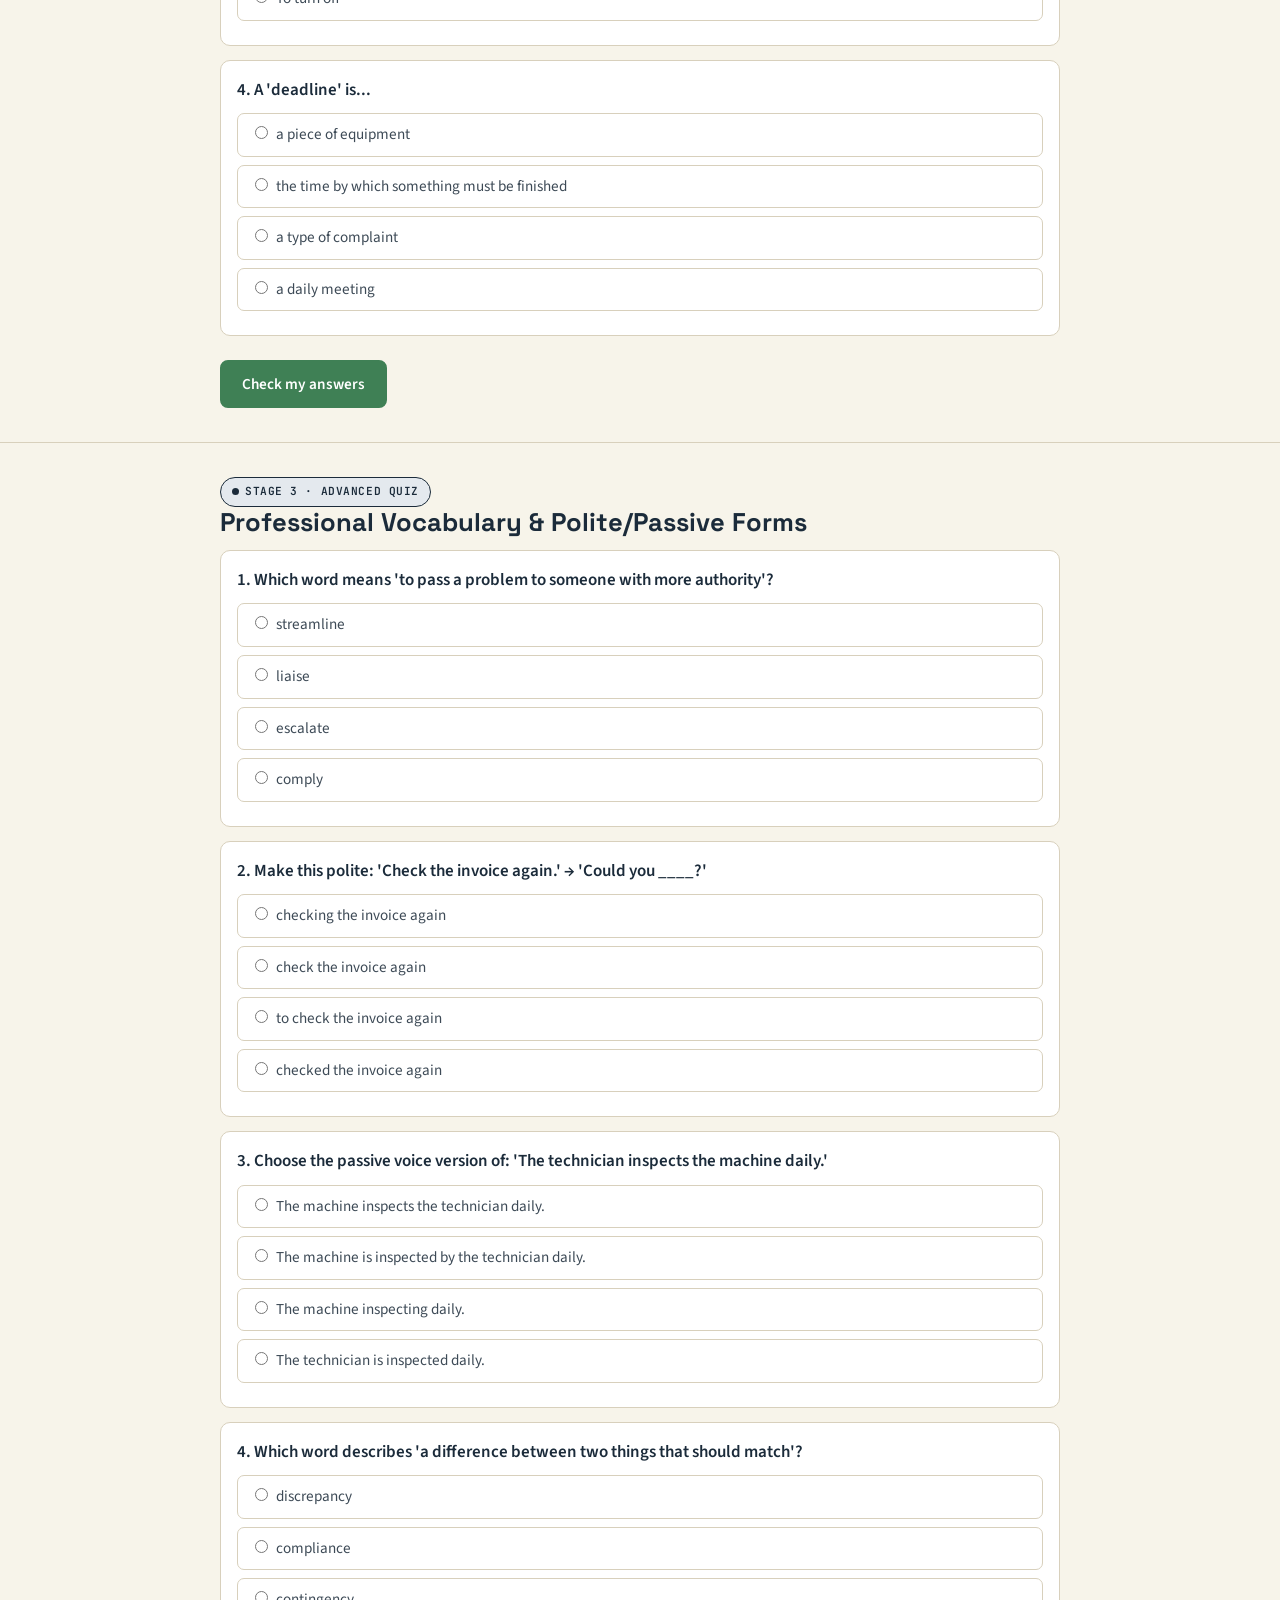
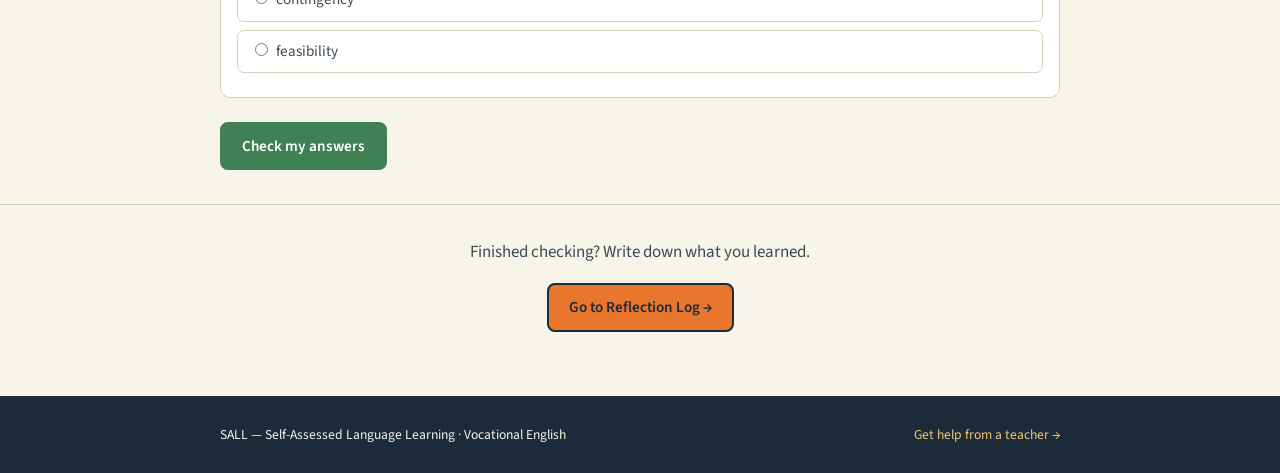
<file: self-check.html>
<!DOCTYPE html>
<html lang="en">
<head>
<meta charset="UTF-8">
<meta name="viewport" content="width=device-width, initial-scale=1.0">
<title>Self-Check Quizzes · SALL</title>
<meta name="description" content="Automated self-check quizzes and can-do checklist for vocational English, staged by difficulty.">
<link rel="stylesheet" href="assets/style.css">
</head>
<body>

<a href="#main" class="skip-link">Skip to main content</a>

<header class="site-header">
  <div class="wrap">
    <a href="index.html" class="brand">
      <span class="gauge">EN</span>
      <span>SALL<br><small>Vocational English</small></span>
    </a>
    <button class="nav-toggle" aria-expanded="false" aria-label="Toggle navigation">☰ Menu</button>
    <nav class="main-nav">
      <a href="index.html">Start Here</a>
      <a href="vocabulary.html">Vocabulary</a>
      <a href="grammar.html">Grammar</a>
      <a href="self-check.html" class="active">Self-Check</a>
      <a href="reflection.html">Reflection Log</a>
      <a href="feedback.html">Feedback &amp; Teachers</a>
    </nav>
  </div>
</header>

<main id="main">

  <section class="hero">
    <div class="wrap">
      <span class="eyebrow">Self-Check &amp; Self-Regulation</span>
      <h1>Check what you know</h1>
      <p class="lead">Pick the quiz that matches the stage you just studied. You'll get feedback on every answer right away — no waiting for a teacher to grade it.</p>
      <div class="tag-row">
        <a href="#can-do" class="chip">Can-do checklist</a>
        <a href="#quiz1" class="chip">Stage 1 quiz</a>
        <a href="#quiz2" class="chip">Stage 2 quiz</a>
        <a href="#quiz3" class="chip">Stage 3 quiz</a>
      </div>
    </div>
  </section>

  <!-- CAN-DO CHECKLIST -->
  <section class="section" id="can-do">
    <div class="wrap">
      <span class="eyebrow">Weekly Self-Assessment</span>
      <h2>Can-do checklist</h2>
      <p class="muted">Tick what you can confidently do this week. This is for your own awareness — be honest, not impressive.</p>
      <div class="card">
        <div id="candoList" class="checklist">
          <label><input type="checkbox" id="cd1"> I can introduce myself professionally in English.</label>
          <label><input type="checkbox" id="cd2"> I can understand basic workplace instructions.</label>
          <label><input type="checkbox" id="cd3"> I can ask and answer simple questions at work.</label>
          <label><input type="checkbox" id="cd4"> I can use polite language when talking to customers or supervisors.</label>
          <label><input type="checkbox" id="cd5"> I can use vocational vocabulary related to my major.</label>
          <label><input type="checkbox" id="cd6"> I can describe a task or process step-by-step.</label>
          <label><input type="checkbox" id="cd7"> I can report a simple problem clearly.</label>
        </div>
        <div class="progress-track"><div class="progress-fill" id="candoFill"></div></div>
        <p class="progress-label" id="candoLabel">0 of 7 complete (0%)</p>
      </div>
    </div>
  </section>

  <!-- QUIZ STAGE 1 -->
  <section class="section" id="quiz1">
    <div class="wrap">
      <span class="stage-badge s1"><span class="dot"></span>Stage 1 · Beginner Quiz</span>
      <h2>Vocabulary &amp; Simple Present</h2>
      <div id="quiz1-container"></div>
      <div id="quiz1-result"></div>
    </div>
  </section>

  <!-- QUIZ STAGE 2 -->
  <section class="section" id="quiz2">
    <div class="wrap">
      <span class="stage-badge s2"><span class="dot"></span>Stage 2 · Intermediate Quiz</span>
      <h2>Workplace Vocabulary &amp; Modals</h2>
      <div id="quiz2-container"></div>
      <div id="quiz2-result"></div>
    </div>
  </section>

  <!-- QUIZ STAGE 3 -->
  <section class="section" id="quiz3">
    <div class="wrap">
      <span class="stage-badge s3"><span class="dot"></span>Stage 3 · Advanced Quiz</span>
      <h2>Professional Vocabulary &amp; Polite/Passive Forms</h2>
      <div id="quiz3-container"></div>
      <div id="quiz3-result"></div>
    </div>
  </section>

  <section class="section">
    <div class="wrap center">
      <p>Finished checking? Write down what you learned.</p>
      <a href="reflection.html" class="btn">Go to Reflection Log →</a>
    </div>
  </section>

</main>

<footer class="site-footer">
  <div class="wrap">
    <span>SALL — Self-Assessed Language Learning · Vocational English</span>
    <span><a href="feedback.html">Get help from a teacher →</a></span>
  </div>
</footer>

<script src="assets/script.js"></script>
<script>
  initChecklist('candoList', 'candoFill', 'candoLabel', 'sall-candolist');

  // Stage 1: Beginner
  initQuiz('quiz1-container', [
    {
      q: "Choose the correct word: 'My ____ helped me carry the boxes.'",
      choices: ["colleague", "customer", "deadline", "discrepancy"],
      answerIndex: 0,
      explain: "'Colleague' means a person you work with."
    },
    {
      q: "Choose the correct verb form: 'My name ____ Rani.'",
      choices: ["am", "is", "are", "be"],
      answerIndex: 1,
      explain: "Use 'is' with a singular name/subject in the Simple Present."
    },
    {
      q: "Choose the correct verb form: 'My shift ____ at 8 AM.'",
      choices: ["start", "starts", "starting", "started"],
      answerIndex: 1,
      explain: "Add -s to the verb for he/she/it (or a singular noun like 'my shift') in the Simple Present."
    },
    {
      q: "Which word means 'a short rest during work'?",
      choices: ["uniform", "break", "schedule", "supervisor"],
      answerIndex: 1,
      explain: "'Break' is a short rest period during a work shift."
    }
  ], 'quiz1-result');

  // Stage 2: Intermediate
  initQuiz('quiz2-container', [
    {
      q: "Which word means 'to check something carefully'?",
      choices: ["malfunction", "inspect", "complaint", "briefing"],
      answerIndex: 1,
      explain: "'Inspect' means to examine something carefully."
    },
    {
      q: "Choose the correct modal: 'You ____ wear safety gloves in this area — it's a rule.'",
      choices: ["can", "must", "could", "might"],
      answerIndex: 1,
      explain: "'Must' expresses a strong obligation or rule."
    },
    {
      q: "Choose the correct instruction form: '____ the machine before cleaning it.'",
      choices: ["Turning off", "Turns off", "Turn off", "To turn off"],
      answerIndex: 2,
      explain: "Instructions use the imperative — the base form of the verb."
    },
    {
      q: "A 'deadline' is...",
      choices: ["a piece of equipment", "the time by which something must be finished", "a type of complaint", "a daily meeting"],
      answerIndex: 1,
      explain: "A deadline is the time limit for finishing a task."
    }
  ], 'quiz2-result');

  // Stage 3: Advanced
  initQuiz('quiz3-container', [
    {
      q: "Which word means 'to pass a problem to someone with more authority'?",
      choices: ["streamline", "liaise", "escalate", "comply"],
      answerIndex: 2,
      explain: "'Escalate' means to refer an issue upward when it can't be resolved at your level."
    },
    {
      q: "Make this polite: 'Check the invoice again.' → 'Could you ____?'",
      choices: ["checking the invoice again", "check the invoice again", "to check the invoice again", "checked the invoice again"],
      answerIndex: 1,
      explain: "After 'Could you', use the base form of the verb: 'Could you check...?'"
    },
    {
      q: "Choose the passive voice version of: 'The technician inspects the machine daily.'",
      choices: [
        "The machine inspects the technician daily.",
        "The machine is inspected by the technician daily.",
        "The machine inspecting daily.",
        "The technician is inspected daily."
      ],
      answerIndex: 1,
      explain: "Passive voice: object + is/are + past participle (+ by + agent)."
    },
    {
      q: "Which word describes 'a difference between two things that should match'?",
      choices: ["discrepancy", "compliance", "contingency", "feasibility"],
      answerIndex: 0,
      explain: "'Discrepancy' refers to a mismatch between things that should be the same, like an order and an invoice."
    }
  ], 'quiz3-result');
</script>
</body>
</html>
</file>
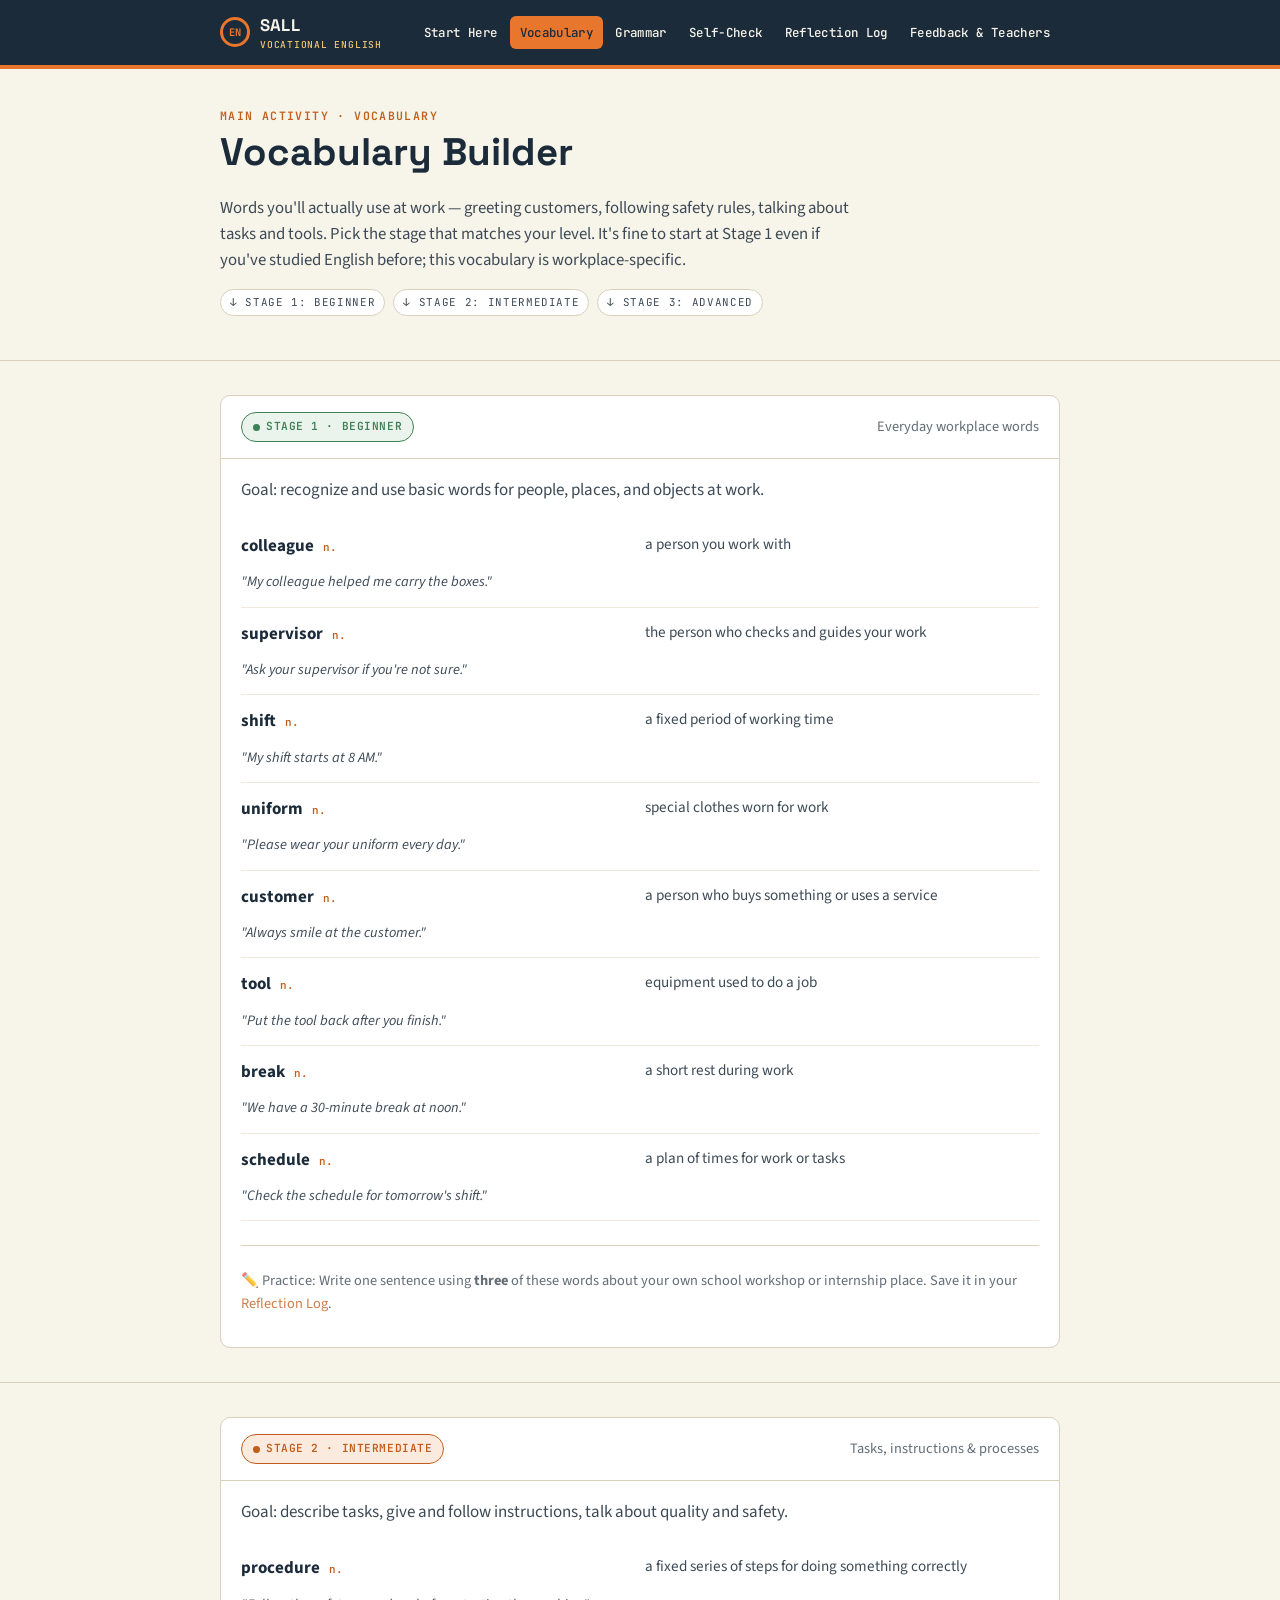
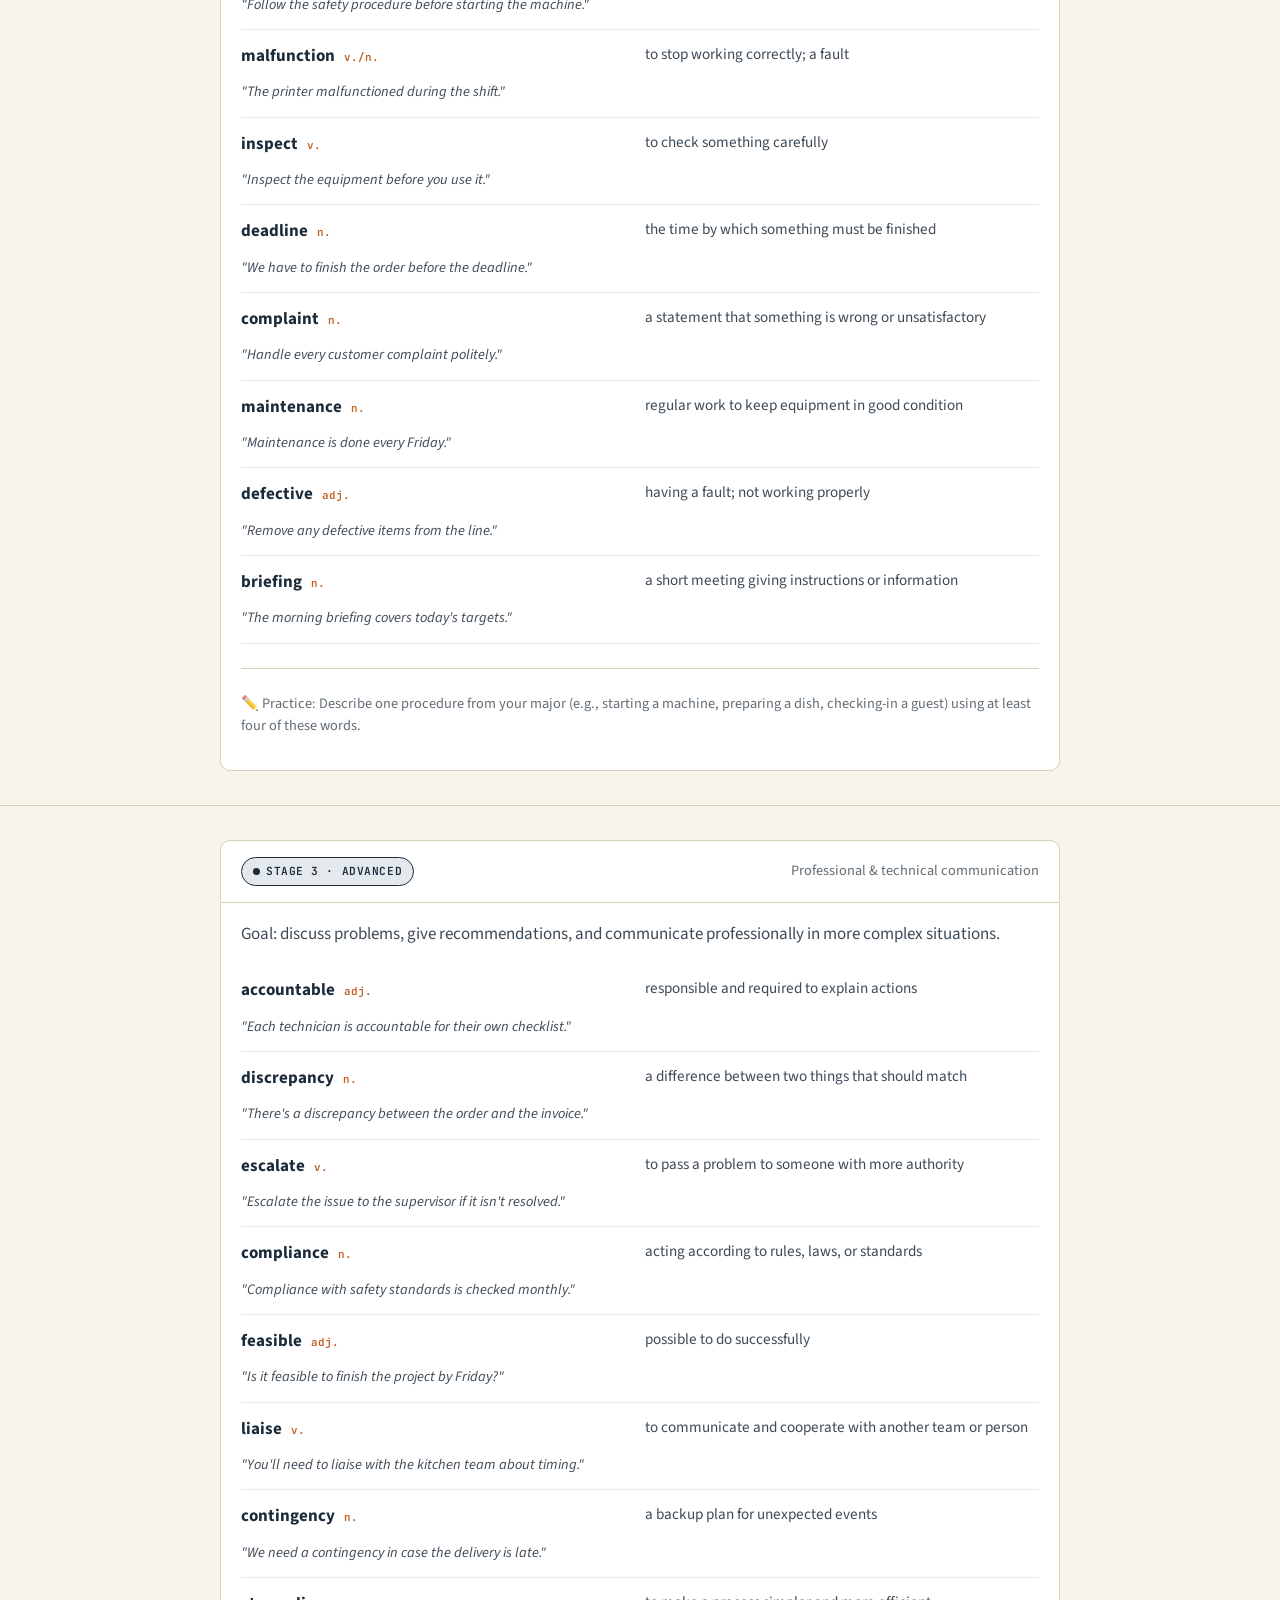
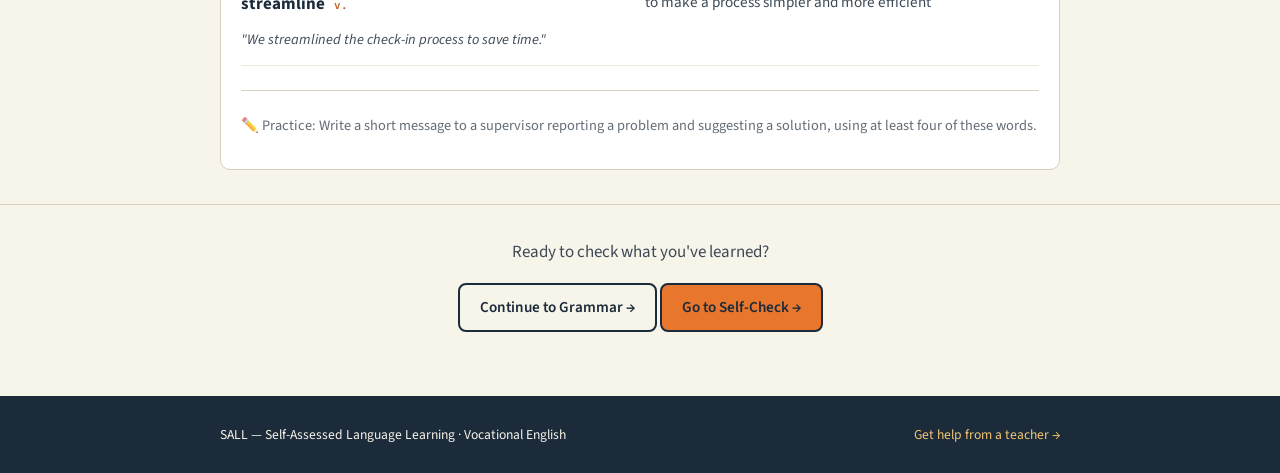
<file: vocabulary.html>
<!DOCTYPE html>
<html lang="en">
<head>
<meta charset="UTF-8">
<meta name="viewport" content="width=device-width, initial-scale=1.0">
<title>Vocabulary Builder · SALL</title>
<meta name="description" content="Workplace vocabulary for vocational English, staged from beginner to advanced.">
<link rel="stylesheet" href="assets/style.css">
</head>
<body>

<a href="#main" class="skip-link">Skip to main content</a>

<header class="site-header">
  <div class="wrap">
    <a href="index.html" class="brand">
      <span class="gauge">EN</span>
      <span>SALL<br><small>Vocational English</small></span>
    </a>
    <button class="nav-toggle" aria-expanded="false" aria-label="Toggle navigation">☰ Menu</button>
    <nav class="main-nav">
      <a href="index.html">Start Here</a>
      <a href="vocabulary.html" class="active">Vocabulary</a>
      <a href="grammar.html">Grammar</a>
      <a href="self-check.html">Self-Check</a>
      <a href="reflection.html">Reflection Log</a>
      <a href="feedback.html">Feedback &amp; Teachers</a>
    </nav>
  </div>
</header>

<main id="main">

  <section class="hero">
    <div class="wrap">
      <span class="eyebrow">Main Activity · Vocabulary</span>
      <h1>Vocabulary Builder</h1>
      <p class="lead">Words you'll actually use at work — greeting customers, following safety rules, talking about tasks and tools. Pick the stage that matches your level. It's fine to start at Stage 1 even if you've studied English before; this vocabulary is workplace-specific.</p>
      <div class="tag-row">
        <a href="#stage1" class="chip">↓ Stage 1: Beginner</a>
        <a href="#stage2" class="chip">↓ Stage 2: Intermediate</a>
        <a href="#stage3" class="chip">↓ Stage 3: Advanced</a>
      </div>
    </div>
  </section>

  <!-- STAGE 1 -->
  <section class="section" id="stage1">
    <div class="wrap">
      <div class="stage-card">
        <div class="stage-head">
          <span class="stage-badge s1"><span class="dot"></span>Stage 1 · Beginner</span>
          <span class="muted">Everyday workplace words</span>
        </div>
        <div class="stage-body">
          <p>Goal: recognize and use basic words for people, places, and objects at work.</p>

          <div class="vocab-item">
            <div class="term">colleague <span class="pos">n.</span></div>
            <div class="meaning">a person you work with</div>
            <div class="example">"My colleague helped me carry the boxes."</div>
          </div>
          <div class="vocab-item">
            <div class="term">supervisor <span class="pos">n.</span></div>
            <div class="meaning">the person who checks and guides your work</div>
            <div class="example">"Ask your supervisor if you're not sure."</div>
          </div>
          <div class="vocab-item">
            <div class="term">shift <span class="pos">n.</span></div>
            <div class="meaning">a fixed period of working time</div>
            <div class="example">"My shift starts at 8 AM."</div>
          </div>
          <div class="vocab-item">
            <div class="term">uniform <span class="pos">n.</span></div>
            <div class="meaning">special clothes worn for work</div>
            <div class="example">"Please wear your uniform every day."</div>
          </div>
          <div class="vocab-item">
            <div class="term">customer <span class="pos">n.</span></div>
            <div class="meaning">a person who buys something or uses a service</div>
            <div class="example">"Always smile at the customer."</div>
          </div>
          <div class="vocab-item">
            <div class="term">tool <span class="pos">n.</span></div>
            <div class="meaning">equipment used to do a job</div>
            <div class="example">"Put the tool back after you finish."</div>
          </div>
          <div class="vocab-item">
            <div class="term">break <span class="pos">n.</span></div>
            <div class="meaning">a short rest during work</div>
            <div class="example">"We have a 30-minute break at noon."</div>
          </div>
          <div class="vocab-item">
            <div class="term">schedule <span class="pos">n.</span></div>
            <div class="meaning">a plan of times for work or tasks</div>
            <div class="example">"Check the schedule for tomorrow's shift."</div>
          </div>

          <hr class="divider">
          <p class="muted">✏️ Practice: Write one sentence using <strong>three</strong> of these words about your own school workshop or internship place. Save it in your <a href="reflection.html">Reflection Log</a>.</p>
        </div>
      </div>
    </div>
  </section>

  <!-- STAGE 2 -->
  <section class="section" id="stage2">
    <div class="wrap">
      <div class="stage-card">
        <div class="stage-head">
          <span class="stage-badge s2"><span class="dot"></span>Stage 2 · Intermediate</span>
          <span class="muted">Tasks, instructions &amp; processes</span>
        </div>
        <div class="stage-body">
          <p>Goal: describe tasks, give and follow instructions, talk about quality and safety.</p>

          <div class="vocab-item">
            <div class="term">procedure <span class="pos">n.</span></div>
            <div class="meaning">a fixed series of steps for doing something correctly</div>
            <div class="example">"Follow the safety procedure before starting the machine."</div>
          </div>
          <div class="vocab-item">
            <div class="term">malfunction <span class="pos">v./n.</span></div>
            <div class="meaning">to stop working correctly; a fault</div>
            <div class="example">"The printer malfunctioned during the shift."</div>
          </div>
          <div class="vocab-item">
            <div class="term">inspect <span class="pos">v.</span></div>
            <div class="meaning">to check something carefully</div>
            <div class="example">"Inspect the equipment before you use it."</div>
          </div>
          <div class="vocab-item">
            <div class="term">deadline <span class="pos">n.</span></div>
            <div class="meaning">the time by which something must be finished</div>
            <div class="example">"We have to finish the order before the deadline."</div>
          </div>
          <div class="vocab-item">
            <div class="term">complaint <span class="pos">n.</span></div>
            <div class="meaning">a statement that something is wrong or unsatisfactory</div>
            <div class="example">"Handle every customer complaint politely."</div>
          </div>
          <div class="vocab-item">
            <div class="term">maintenance <span class="pos">n.</span></div>
            <div class="meaning">regular work to keep equipment in good condition</div>
            <div class="example">"Maintenance is done every Friday."</div>
          </div>
          <div class="vocab-item">
            <div class="term">defective <span class="pos">adj.</span></div>
            <div class="meaning">having a fault; not working properly</div>
            <div class="example">"Remove any defective items from the line."</div>
          </div>
          <div class="vocab-item">
            <div class="term">briefing <span class="pos">n.</span></div>
            <div class="meaning">a short meeting giving instructions or information</div>
            <div class="example">"The morning briefing covers today's targets."</div>
          </div>

          <hr class="divider">
          <p class="muted">✏️ Practice: Describe one procedure from your major (e.g., starting a machine, preparing a dish, checking-in a guest) using at least four of these words.</p>
        </div>
      </div>
    </div>
  </section>

  <!-- STAGE 3 -->
  <section class="section" id="stage3">
    <div class="wrap">
      <div class="stage-card">
        <div class="stage-head">
          <span class="stage-badge s3"><span class="dot"></span>Stage 3 · Advanced</span>
          <span class="muted">Professional &amp; technical communication</span>
        </div>
        <div class="stage-body">
          <p>Goal: discuss problems, give recommendations, and communicate professionally in more complex situations.</p>

          <div class="vocab-item">
            <div class="term">accountable <span class="pos">adj.</span></div>
            <div class="meaning">responsible and required to explain actions</div>
            <div class="example">"Each technician is accountable for their own checklist."</div>
          </div>
          <div class="vocab-item">
            <div class="term">discrepancy <span class="pos">n.</span></div>
            <div class="meaning">a difference between two things that should match</div>
            <div class="example">"There's a discrepancy between the order and the invoice."</div>
          </div>
          <div class="vocab-item">
            <div class="term">escalate <span class="pos">v.</span></div>
            <div class="meaning">to pass a problem to someone with more authority</div>
            <div class="example">"Escalate the issue to the supervisor if it isn't resolved."</div>
          </div>
          <div class="vocab-item">
            <div class="term">compliance <span class="pos">n.</span></div>
            <div class="meaning">acting according to rules, laws, or standards</div>
            <div class="example">"Compliance with safety standards is checked monthly."</div>
          </div>
          <div class="vocab-item">
            <div class="term">feasible <span class="pos">adj.</span></div>
            <div class="meaning">possible to do successfully</div>
            <div class="example">"Is it feasible to finish the project by Friday?"</div>
          </div>
          <div class="vocab-item">
            <div class="term">liaise <span class="pos">v.</span></div>
            <div class="meaning">to communicate and cooperate with another team or person</div>
            <div class="example">"You'll need to liaise with the kitchen team about timing."</div>
          </div>
          <div class="vocab-item">
            <div class="term">contingency <span class="pos">n.</span></div>
            <div class="meaning">a backup plan for unexpected events</div>
            <div class="example">"We need a contingency in case the delivery is late."</div>
          </div>
          <div class="vocab-item">
            <div class="term">streamline <span class="pos">v.</span></div>
            <div class="meaning">to make a process simpler and more efficient</div>
            <div class="example">"We streamlined the check-in process to save time."</div>
          </div>

          <hr class="divider">
          <p class="muted">✏️ Practice: Write a short message to a supervisor reporting a problem and suggesting a solution, using at least four of these words.</p>
        </div>
      </div>
    </div>
  </section>

  <section class="section">
    <div class="wrap center">
      <p>Ready to check what you've learned?</p>
      <a href="grammar.html" class="btn btn-outline">Continue to Grammar →</a>
      <a href="self-check.html" class="btn">Go to Self-Check →</a>
    </div>
  </section>

</main>

<footer class="site-footer">
  <div class="wrap">
    <span>SALL — Self-Assessed Language Learning · Vocational English</span>
    <span><a href="feedback.html">Get help from a teacher →</a></span>
  </div>
</footer>

<script src="assets/script.js"></script>
</body>
</html>
</file>
<file: assets/style.css>
/* ============================================================
   SALL — Self-Assessed Language Learning for Vocational English
   Design system: "Workshop Blueprint"
   ============================================================ */

@import url('https://fonts.googleapis.com/css2?family=Space+Grotesk:wght@500;600;700&family=Source+Sans+3:wght@400;500;600;700&family=JetBrains+Mono:wght@500;600&display=swap');

:root{
  /* color tokens */
  --navy:        #1B2B3A;
  --navy-soft:   #233B4F;
  --orange:      #E8762C;
  --orange-dark: #C25E1C;
  --paper:       #F7F4EA;
  --paper-dim:   #EFEAdc;
  --slate:       #3D4A56;
  --green:       #3F8055;
  --amber:       #F2C572;
  --line:        #D8D0BC;
  --white:       #FFFFFF;

  /* type */
  --display: 'Space Grotesk', sans-serif;
  --body: 'Source Sans 3', sans-serif;
  --mono: 'JetBrains Mono', monospace;

  --radius: 10px;
  --max: 880px;
}

*{ box-sizing: border-box; }
html{ scroll-behavior: smooth; }

body{
  margin: 0;
  background: var(--paper);
  color: var(--slate);
  font-family: var(--body);
  font-size: 17px;
  line-height: 1.55;
  -webkit-font-smoothing: antialiased;
}

a{ color: var(--orange-dark); text-decoration: none; }
a:hover{ text-decoration: underline; }
a:focus-visible, button:focus-visible, input:focus-visible, textarea:focus-visible, select:focus-visible{
  outline: 3px solid var(--green);
  outline-offset: 2px;
}

img{ max-width: 100%; display:block; }

h1,h2,h3,h4{
  font-family: var(--display);
  color: var(--navy);
  line-height: 1.2;
  margin: 0 0 .5em;
}
h1{ font-size: clamp(1.7rem, 5vw, 2.4rem); font-weight: 700; }
h2{ font-size: clamp(1.3rem, 4vw, 1.6rem); font-weight: 700; }
h3{ font-size: 1.1rem; font-weight: 600; }

p{ margin: 0 0 1em; }

.eyebrow{
  display:block;
  font-family: var(--mono);
  font-size: .72rem;
  font-weight: 600;
  letter-spacing: .12em;
  text-transform: uppercase;
  color: var(--orange-dark);
  margin-bottom: .4em;
}

.wrap{
  max-width: var(--max);
  margin: 0 auto;
  padding: 0 20px;
}

/* ---------- header / nav ---------- */
.site-header{
  background: var(--navy);
  border-bottom: 4px solid var(--orange);
  position: sticky;
  top: 0;
  z-index: 50;
}
.site-header .wrap{
  display:flex;
  align-items:center;
  justify-content: space-between;
  padding-top: 12px;
  padding-bottom: 12px;
  gap: 12px;
}
.brand{
  display:flex;
  align-items:center;
  gap:10px;
  color: var(--paper);
  font-family: var(--display);
  font-weight: 700;
  font-size: 1.05rem;
  letter-spacing: .01em;
}
.brand:hover{ text-decoration:none; }
.brand .gauge{
  width: 30px; height: 30px;
  border-radius: 50%;
  border: 3px solid var(--orange);
  display:flex; align-items:center; justify-content:center;
  font-family: var(--mono); font-size: .65rem; color: var(--orange);
  flex-shrink:0;
}
.brand small{
  display:block;
  font-family: var(--mono);
  font-size: .6rem;
  letter-spacing: .08em;
  color: var(--amber);
  font-weight: 500;
  text-transform: uppercase;
}

nav.main-nav{
  display:flex;
  flex-wrap: wrap;
  gap: 4px 2px;
}
nav.main-nav a{
  color: var(--paper);
  font-family: var(--mono);
  font-size: .78rem;
  font-weight: 500;
  letter-spacing: .03em;
  padding: 7px 10px;
  border-radius: 6px;
  white-space: nowrap;
}
nav.main-nav a:hover{ background: var(--navy-soft); text-decoration:none; }
nav.main-nav a.active{ background: var(--orange); color: var(--navy); }

/* mobile nav toggle */
.nav-toggle{
  display:none;
  background:none;
  border: 2px solid var(--orange);
  color: var(--paper);
  border-radius: 6px;
  padding: 6px 10px;
  font-family: var(--mono);
  font-size: .8rem;
}

@media (max-width: 720px){
  nav.main-nav{
    display:none;
    flex-direction: column;
    width: 100%;
    padding-bottom: 10px;
  }
  nav.main-nav.open{ display:flex; }
  .site-header .wrap{ flex-wrap: wrap; }
  .nav-toggle{ display:inline-block; }
}

/* ---------- hero ---------- */
.hero{
  background:
    linear-gradient(180deg, rgba(27,43,58,0) 0%, rgba(27,43,58,0) 100%);
  border-bottom: 1px solid var(--line);
  padding: 38px 0 30px;
}
.hero .tag-row{
  display:flex; gap:8px; flex-wrap:wrap; margin-bottom: 14px;
}
.chip{
  font-family: var(--mono);
  font-size: .68rem;
  letter-spacing: .06em;
  text-transform: uppercase;
  background: var(--white);
  border: 1px solid var(--line);
  color: var(--slate);
  padding: 4px 9px;
  border-radius: 100px;
}
.hero p.lead{
  font-size: 1.05rem;
  max-width: 640px;
  color: var(--slate);
}

/* ---------- buttons ---------- */
.btn{
  display:inline-flex;
  align-items:center;
  gap:8px;
  font-family: var(--body);
  font-weight: 600;
  font-size: .95rem;
  padding: 11px 20px;
  border-radius: 8px;
  border: 2px solid var(--navy);
  background: var(--orange);
  color: var(--navy);
  cursor:pointer;
}
.btn:hover{ background: var(--orange-dark); text-decoration:none; color: var(--white); }
.btn.btn-outline{
  background: transparent;
  border: 2px solid var(--navy);
  color: var(--navy);
}
.btn.btn-outline:hover{ background: var(--navy); color: var(--paper); }
.btn.btn-green{ background: var(--green); border-color: var(--green); color: var(--white); }
.btn.btn-green:hover{ background: #336a47; }
.btn:disabled{ opacity:.5; cursor:not-allowed; }

/* ---------- cards / stages ---------- */
.section{ padding: 34px 0; }
.section + .section{ border-top: 1px solid var(--line); }

.grid{
  display:grid;
  gap: 16px;
}
.grid.cols-2{ grid-template-columns: repeat(2, 1fr); }
.grid.cols-3{ grid-template-columns: repeat(3, 1fr); }
@media (max-width: 680px){
  .grid.cols-2, .grid.cols-3{ grid-template-columns: 1fr; }
}

.card{
  background: var(--white);
  border: 1px solid var(--line);
  border-radius: var(--radius);
  padding: 20px;
}
.card.linklike{ transition: transform .12s ease, box-shadow .12s ease; }
.card.linklike:hover{ transform: translateY(-2px); box-shadow: 0 6px 18px rgba(27,43,58,.08); text-decoration:none; }

.path-step{
  display:flex;
  gap: 14px;
  padding: 16px 0;
  border-bottom: 1px dashed var(--line);
}
.path-step:last-child{ border-bottom:none; }
.path-step .num{
  flex-shrink:0;
  width: 38px; height: 38px;
  border-radius: 50%;
  background: var(--navy);
  color: var(--amber);
  font-family: var(--mono);
  font-weight: 600;
  font-size: .85rem;
  display:flex; align-items:center; justify-content:center;
}
.path-step h3{ margin-bottom: .2em; }
.path-step p{ margin:0; font-size: .95rem; }

/* stage badges (rivet style) */
.stage-badge{
  display:inline-flex;
  align-items:center;
  gap:6px;
  font-family: var(--mono);
  font-size: .7rem;
  font-weight: 600;
  letter-spacing: .05em;
  text-transform: uppercase;
  padding: 5px 11px;
  border-radius: 100px;
  border: 1.5px solid currentColor;
}
.stage-badge.s1{ color: var(--green); background: #EAF3EC; }
.stage-badge.s2{ color: var(--orange-dark); background: #FBEADE; }
.stage-badge.s3{ color: var(--navy); background: #E4E9EE; }
.stage-badge .dot{ width:7px; height:7px; border-radius:50%; background: currentColor; }

.stage-card{
  border: 1.5px solid var(--line);
  border-radius: var(--radius);
  background: var(--white);
  overflow: hidden;
}
.stage-card .stage-head{
  padding: 16px 20px;
  display:flex;
  justify-content: space-between;
  align-items:center;
  gap: 10px;
  flex-wrap: wrap;
  border-bottom: 1px solid var(--line);
}
.stage-card .stage-body{ padding: 18px 20px; }

/* ---------- vocab list ---------- */
.vocab-item{
  display:grid;
  grid-template-columns: 1fr 1fr;
  gap: 10px;
  padding: 13px 0;
  border-bottom: 1px solid var(--paper-dim);
}
.vocab-item:last-child{ border-bottom:none; }
.vocab-item .term{ font-weight: 700; color: var(--navy); }
.vocab-item .term .pos{
  font-family: var(--mono); font-size: .68rem; color: var(--orange-dark);
  font-weight: 600; text-transform: lowercase; margin-left: 6px;
}
.vocab-item .meaning{ font-size: .95rem; }
.vocab-item .example{ grid-column: 1 / -1; font-size: .9rem; font-style: italic; color: var(--slate); margin-top: 2px; }
@media (max-width: 560px){
  .vocab-item{ grid-template-columns: 1fr; }
}

/* ---------- grammar blocks ---------- */
.rule-box{
  background: var(--paper-dim);
  border-left: 4px solid var(--orange);
  border-radius: 6px;
  padding: 14px 16px;
  margin: 14px 0;
  font-size: .95rem;
}
.rule-box strong{ color: var(--navy); }
.example-line{
  font-family: var(--mono);
  font-size: .85rem;
  background: var(--navy);
  color: var(--paper);
  padding: 9px 12px;
  border-radius: 6px;
  margin: 6px 0;
  overflow-x: auto;
}

/* ---------- quiz ---------- */
.quiz-q{
  border: 1px solid var(--line);
  border-radius: var(--radius);
  padding: 16px;
  margin-bottom: 14px;
  background: var(--white);
}
.quiz-q .q-text{ font-weight: 600; color: var(--navy); margin-bottom: 10px; }
.quiz-q label{
  display:block;
  padding: 9px 12px;
  border: 1px solid var(--line);
  border-radius: 7px;
  margin-bottom: 8px;
  cursor:pointer;
  font-size: .95rem;
}
.quiz-q label:hover{ background: var(--paper-dim); }
.quiz-q input[type=radio], .quiz-q input[type=checkbox]{ margin-right: 8px; }
.quiz-q.correct{ border-color: var(--green); background: #F2F9F4; }
.quiz-q.incorrect{ border-color: var(--orange); background: #FDF3EC; }
.feedback-msg{
  font-size: .88rem;
  font-weight: 600;
  margin-top: 8px;
  padding-top: 8px;
  border-top: 1px dashed var(--line);
}
.feedback-msg.correct{ color: var(--green); }
.feedback-msg.incorrect{ color: var(--orange-dark); }

#quiz-result{
  text-align:center;
  padding: 22px;
  border-radius: var(--radius);
  background: var(--navy);
  color: var(--paper);
  margin-top: 18px;
  display:none;
}
#quiz-result .score{
  font-family: var(--display);
  font-size: 2.2rem;
  font-weight: 700;
  color: var(--amber);
}

/* ---------- checklist / reflection ---------- */
.checklist label{
  display:flex;
  align-items:flex-start;
  gap: 10px;
  padding: 10px 0;
  border-bottom: 1px solid var(--paper-dim);
  font-size: .96rem;
  cursor:pointer;
}
.checklist label:last-child{ border-bottom:none; }
.checklist input[type=checkbox]{
  margin-top: 3px;
  width: 18px; height: 18px;
  accent-color: var(--green);
  flex-shrink:0;
}
.progress-track{
  height: 10px;
  background: var(--paper-dim);
  border-radius: 100px;
  overflow:hidden;
  border: 1px solid var(--line);
  margin: 10px 0 4px;
}
.progress-fill{
  height:100%;
  background: var(--green);
  width: 0%;
  transition: width .25s ease;
}
.progress-label{ font-family: var(--mono); font-size: .78rem; color: var(--slate); }

textarea, input[type=text], input[type=email], input[type=tel], select{
  width:100%;
  font-family: var(--body);
  font-size: .95rem;
  padding: 11px 13px;
  border: 1.5px solid var(--line);
  border-radius: 8px;
  background: var(--white);
  color: var(--slate);
}
textarea{ min-height: 110px; resize: vertical; }
label.field-label{
  display:block;
  font-family: var(--mono);
  font-size: .72rem;
  letter-spacing: .05em;
  text-transform: uppercase;
  color: var(--navy);
  margin-bottom: 6px;
  font-weight: 600;
}
.field{ margin-bottom: 16px; }

/* ---------- teacher / feedback cards ---------- */
.teacher-card{
  display:flex;
  gap: 14px;
  align-items:flex-start;
}
.teacher-avatar{
  width: 52px; height:52px;
  border-radius: 50%;
  background: var(--navy);
  color: var(--amber);
  font-family: var(--display);
  font-weight:700;
  font-size: 1.1rem;
  display:flex; align-items:center; justify-content:center;
  flex-shrink:0;
}
.contact-row{
  display:flex;
  gap: 8px;
  flex-wrap: wrap;
  margin-top: 10px;
}
.contact-row a.btn{ font-size: .82rem; padding: 8px 13px; }

/* ---------- footer ---------- */
footer.site-footer{
  background: var(--navy);
  color: var(--paper);
  padding: 28px 0;
  margin-top: 30px;
  font-size: .85rem;
}
footer.site-footer a{ color: var(--amber); }
footer.site-footer .wrap{
  display:flex;
  justify-content: space-between;
  flex-wrap: wrap;
  gap: 10px;
}

/* ---------- utility ---------- */
.muted{ color: var(--slate); opacity:.8; font-size:.9rem; }
.center{ text-align:center; }
.mt-0{ margin-top:0; }
.divider{ border:none; border-top:1px solid var(--line); margin: 24px 0; }
.skip-link{
  position:absolute; left:-999px; top:auto;
  background: var(--amber); color:var(--navy); padding:8px 14px; border-radius: 6px;
}
.skip-link:focus{ left: 10px; top: 10px; z-index: 100; }

@media (prefers-reduced-motion: reduce){
  *{ animation: none !important; transition: none !important; }
}
</file>
